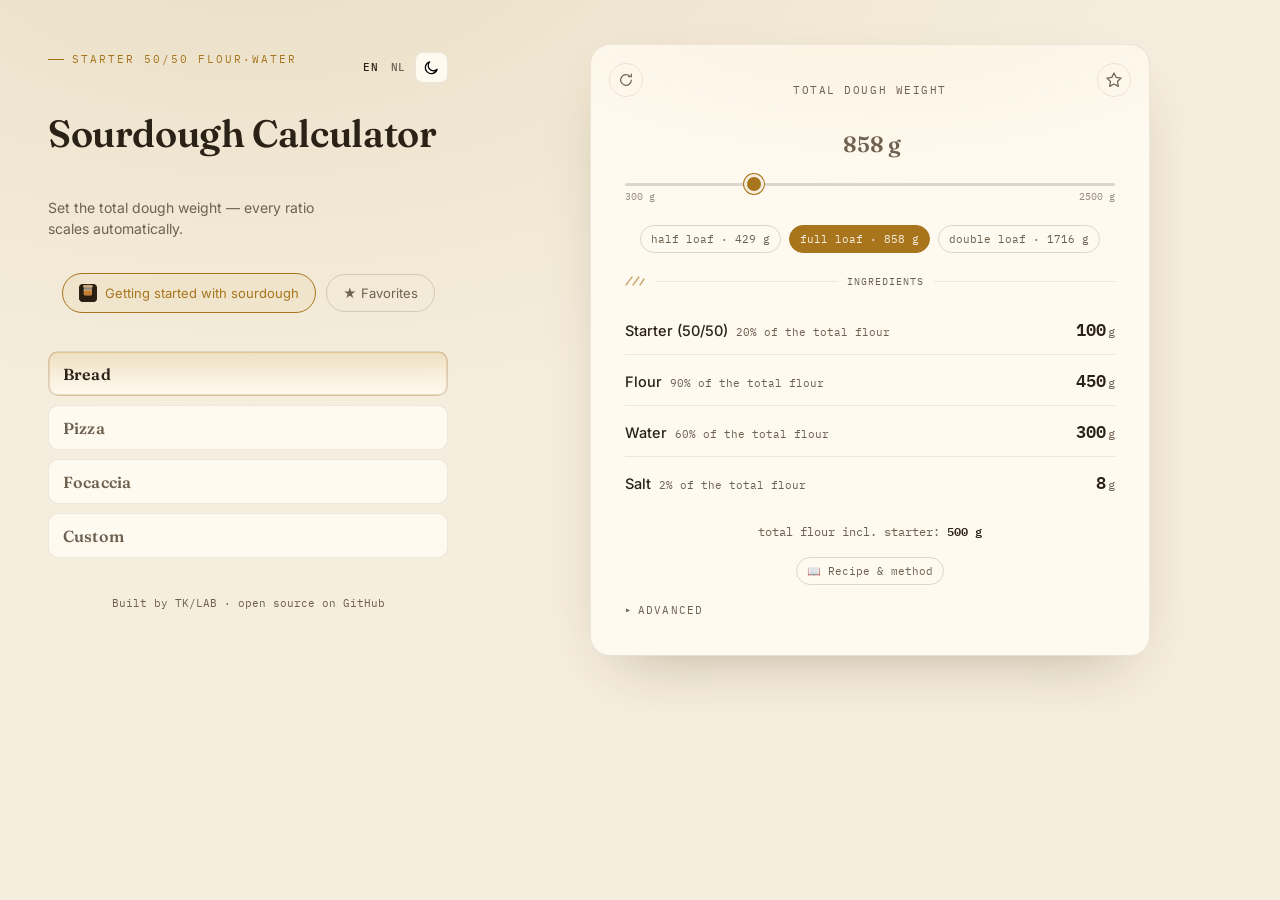
<file: index.html>
<!DOCTYPE html>
<html lang="en">
<head>
<meta charset="UTF-8">
<meta name="viewport" content="width=device-width, initial-scale=1.0">
<meta name="theme-color" content="#1c160f">
<meta name="mobile-web-app-capable" content="yes">
<script>
// Apply a stored light/dark theme before the CSS paints (no flash). Absent a
// stored choice, the OS/browser preference is used; the meta color follows it.
(function () {
  try {
    var t = localStorage.getItem('SDCH_THEME');
    var light = t === 'light' ||
      (!t && window.matchMedia && window.matchMedia('(prefers-color-scheme: light)').matches);
    if (t === 'light' || t === 'dark') document.documentElement.dataset.theme = t;
    var meta = document.querySelector('meta[name="theme-color"]');
    if (meta) meta.setAttribute('content', light ? '#f5eddd' : '#1c160f');
  } catch (e) {}
})();
</script>
<meta name="apple-mobile-web-app-capable" content="yes">
<meta name="apple-mobile-web-app-status-bar-style" content="black-translucent">
<meta name="apple-mobile-web-app-title" content="Sourdough">
<title>Sourdough Calculator &mdash; Scale Bread, Pizza &amp; Focaccia Dough</title>
  <meta name="description" content="Set a total dough weight and every sourdough baker's percentage scales automatically — flour, water, starter, salt &amp; oil, for bread, pizza and focaccia.">
  <link rel="canonical" href="https://tristankuijpers.github.io/sourdough_calculator/">
  <meta name="robots" content="index, follow">
  <!-- Open Graph / social sharing -->
  <meta property="og:type" content="website">
  <meta property="og:site_name" content="Sourdough Calculator">
  <meta property="og:title" content="Sourdough Calculator — Scale Bread, Pizza &amp; Focaccia Dough">
  <meta property="og:description" content="Set a total dough weight and every sourdough baker's percentage scales automatically — bread, pizza &amp; focaccia.">
  <meta property="og:url" content="https://tristankuijpers.github.io/sourdough_calculator/">
  <meta property="og:image" content="https://tristankuijpers.github.io/sourdough_calculator/assets/screenshot-desktop.png">
  <meta name="twitter:card" content="summary_large_image">
  <meta name="twitter:title" content="Sourdough Calculator — Scale Bread, Pizza &amp; Focaccia Dough">
  <meta name="twitter:description" content="Set a total dough weight and every sourdough baker's percentage scales automatically.">
  <meta name="twitter:image" content="https://tristankuijpers.github.io/sourdough_calculator/assets/screenshot-desktop.png">
  <script type="application/ld+json">
    {
      "@context": "https://schema.org",
      "@type": "WebApplication",
      "name": "Sourdough Calculator",
      "url": "https://tristankuijpers.github.io/sourdough_calculator/",
      "applicationCategory": "LifestyleApplication",
      "operatingSystem": "Any",
      "description": "Set a total sourdough dough weight and every baker's percentage scales automatically — bread, pizza and focaccia.",
      "offers": { "@type": "Offer", "price": "0", "priceCurrency": "USD" }
    }
  </script>
<link rel="icon" type="image/png" sizes="32x32" href="assets/favicon-32x32.png">
<link rel="icon" type="image/png" sizes="192x192" href="assets/favicon-192x192.png">
<link rel="apple-touch-icon" sizes="180x180" href="assets/apple-touch-icon.png">
<link rel="manifest" href="site.webmanifest">
<link rel="preconnect" href="https://fonts.googleapis.com">
<link href="https://fonts.googleapis.com/css2?family=Fraunces:opsz,wght@9..144,400;9..144,600;9..144,700&family=Inter:wght@400;500;600&family=IBM+Plex+Mono:wght@400;500;600&display=swap" rel="stylesheet">
<link rel="stylesheet" href="assets/style.css">

<!-- Google tag (gtag.js) — GA4 G-1L7SY4MPC9
     Opt out on this device: open the site once with ?optout=1
     DebugView session:      open the site with ?debug=1 -->
<script>
(function () {
  var q = new URLSearchParams(location.search);
  try {
    if (q.has('optout')) localStorage.setItem('ga_off', '1');
    if (localStorage.getItem('ga_off') === '1') return;
  } catch (e) {}
  var s = document.createElement('script');
  s.async = true;
  s.src = 'https://www.googletagmanager.com/gtag/js?id=G-1L7SY4MPC9';
  document.head.appendChild(s);
  window.dataLayer = window.dataLayer || [];
  window.gtag = function () { window.dataLayer.push(arguments); };
  gtag('js', new Date());
  var cfg = q.has('debug') ? { debug_mode: true } : {};
  gtag('config', 'G-1L7SY4MPC9', cfg);
})();
</script>
</head>
<body class="home">
<div class="wrap">

  <div class="layout">

  <header>
    <div class="lang-toggle" aria-label="Language / Taal">
      <button type="button" class="flag-btn" data-lang="en" aria-label="English" title="English">
        <span class="lang-label">EN</span>
      </button>
      <button type="button" class="flag-btn" data-lang="nl" aria-label="Nederlands" title="Nederlands">
        <span class="lang-label">NL</span>
      </button>
      <button type="button" class="flag-btn theme-btn" data-theme-toggle aria-pressed="false" aria-label="Light/dark theme">
        <svg class="theme-sun sun" viewBox="0 0 24 24" aria-hidden="true"><circle cx="12" cy="12" r="4.2"/><path d="M12 3v2M12 19v2M3 12h2M19 12h2M5.6 5.6l1.4 1.4M17 17l1.4 1.4M18.4 5.6L17 7M7 17l-1.4 1.4"/></svg>
        <svg class="theme-moon moon" viewBox="0 0 24 24" aria-hidden="true"><path d="M20 14.5A8.5 8.5 0 1 1 9.5 4a7 7 0 0 0 10.5 10.5z"/></svg>
      </button>
    </div>
    <div class="eyebrow" data-i18n="eyebrow">starter 50/50 flour·water</div>
    <h1 data-i18n="title">Sourdough Calculator</h1>
    <div class="sub" data-i18n-html="sub">Set the total dough weight &mdash; every ratio scales automatically.</div>
    <div class="head-actions">
      <a class="chip get-started" href="recipes/getting-started.html"><img class="icon-img" src="assets/favicon-32x32.png" alt=""><span data-i18n="getStarted">Getting started with sourdough</span></a>
      <button type="button" class="chip favorites-btn" id="favorites-btn" aria-expanded="false">&#9733; <span data-i18n="favorites">Favorites</span></button>
    </div>
  </header>

  <div class="tabs-wrap">
    <div class="tabs" id="tabs"></div>
  </div>

  <div id="panels"></div>

  <!-- Favorites pane: opened via the header chip; content rendered by JS -->
  <div class="tabpanel" id="panel-favorites" hidden>
    <div class="card" id="favorites-card"></div>
  </div>

  <footer>
    <div class="footer-links">
      <span class="foot-stat" data-i18n-html="footer">Built by TK/LAB &middot; <a href="https://github.com/tristankuijpers/sourdough_calculator" target="_blank" rel="noopener">open source on GitHub</a></span>
      <button type="button" class="share-btn" id="share-app" data-i18n="shareApp">Share this app</button>
    </div>
  </footer>

  </div>

  <!-- Name-this-recipe dialog, opened by the star button -->
  <div class="fav-overlay" id="fav-overlay" hidden>
    <div class="fav-dialog" role="dialog" aria-modal="true" aria-labelledby="fav-dialog-title">
      <div class="fav-dialog-title" id="fav-dialog-title" data-i18n="favDialogTitle">Name this recipe</div>
      <form id="fav-form">
        <input type="text" id="fav-name-input" maxlength="40" autocomplete="off"
               placeholder="e.g. focaccia extra oil">
        <div class="fav-dialog-actions">
          <button type="button" class="chip" id="fav-cancel" data-i18n="cancel">Cancel</button>
          <button type="submit" class="chip chip-primary" id="fav-save" data-i18n="save">Save</button>
        </div>
      </form>
    </div>
  </div>

  <div class="toast" id="share-toast"></div>
</div>

<script src="assets/i18n.js"></script>
<script src="assets/theme.js"></script>
<script src="products.js"></script>
<script>
// Localize the product list for this page load *before* the app boots:
// pLocal() swaps every shared string for the active language (labels, chips,
// comingSoon) while leaving ratios/limits untouched.
//
// NB: `const PRODUCTS` in products.js is a global lexical binding and cannot
// be reassigned (so no `PRODUCTS = PRODUCTS.map(...)` here). Mutate the array
// in place instead, so every later reference to the bare identifier sees the
// localized items.
PRODUCTS.forEach(function (raw, i) {
  PRODUCTS[i] = window.pLocal(raw, I18N.lang());
});
</script>
<script>
// ---------- core baker's-percentage math ----------
// F = total flour, W = total dough weight, all percentages are fractions of F.
// hydration h, starter s, salt sp, oil o (0 for bread).
function computeDough(W, h, s, sp, o){
  const F = W / (1 + h + sp + o);
  return { starter:s*F, flour:F*(1-0.5*s), water:F*(h-0.5*s), salt:sp*F, oil:o*F, totalFlour:F };
}
const round = n => Math.round(n);

function renderRows(container, items, editable){
  container.innerHTML = items.map(it => `
    <div class="row">
      <div><span class="name">${it.name}</span><span class="pct">${it.pctLabel}</span></div>
      <div class="amt${editable ? ' editable' : ''}"${it.key ? ` data-key="${it.key}"` : ''}${editable ? ` title="${I18N.t('editIngredient')}"` : ''}>${round(it.grams)}<span>g</span></div>
    </div>`).join('');
}

// persistence helpers (localStorage, "sd_" prefix)
function restoreValue(el){ const v = localStorage.getItem('sd_' + el.id); if (v !== null) el.value = v; }
function persistValue(el){ localStorage.setItem('sd_' + el.id, el.value); }

const $ = id => document.getElementById(id);
// session-only UI mode per product: "base" (chips scale the default portion) or "percent"
const baseMode = {};
// editable products (custom) keep a mutable working base in grams; the weight
// slider scales it, ingredient-row edits replace parts of it and ratio-slider
// moves recompute it from the baker's percentages
const dynBase = {};
// Active tab lives in the URL hash (#bread / #pizza / #focaccia) so reloads —
// e.g. the language toggle, which reloads the page — land back on the same
// product instead of resetting to the first one. Falls back to the first
// enabled product when no (valid) hash is present.
const defaultId = PRODUCTS.find(p => !p.disabled) ? PRODUCTS.find(p => !p.disabled).id : null;
const hashId = location.hash.length > 1 ? location.hash.slice(1) : null;
const activeId = (hashId && PRODUCTS.find(p => p.id === hashId && !p.disabled))
  ? hashId
  : defaultId;

// every adjustable ratio-slider config of a product: hydration, starter, then
// any extras (salt has no slider; it stays a fixed % of total flour)
function advCfgs(p){
  return [p.advanced.hydration, p.advanced.starter, ...p.advanced.extras].filter(Boolean);
}

// scale a base portion (grams) up/down to a new total dough weight
function scaleBase(base, W){
  const k = W / base.total;
  return {
    starter: base.starter * k,
    flour:   base.flour   * k,
    water:   base.water   * k,
    salt:    base.salt    * k,
    oil:     (base.oil || 0) * k,
    totalFlour: (base.flour + base.starter / 2) * k
  };
}

// read the current baker's percentages off a product's sliders
function currentPcts(p){
  const pid = p.id;
  const h  = parseFloat($(pid+'-hydration').value) / 100;
  const st = parseFloat($(pid+'-starter').value) / 100;
  const sp = (p.advanced.salt || 0) / 100;   // salt is always a fixed % (no salt slider)
  const os = p.advanced.extras.map(ex => parseFloat($(pid+'-'+ex.key).value));
  // fixed oil % (custom) joins any extra %'s (e.g. pizza/focaccia oil slider)
  const o  = (p.advanced.oil || 0) / 100 + os.reduce((a,b)=>a+b,0) / 100;
  return { h, st, sp, os, o };
}

// The one update function every product shares.
function updateProduct(p){
  const pid = p.id;
  const W  = parseFloat($(pid+'-weight').value);
  const { h, st, sp, os, o } = currentPcts(p);
  // editable product with no ingredients yet (all grams still 0): show a blank
  // slate so the user knows to fill in every ingredient themselves — and skip
  // any scaling/percentage math that would otherwise divide by total flour 0
  const empty = p.editableIngredients && dynBase[pid] && dynBase[pid].total <= 0;

  $(pid+'-weight-num').textContent  = round(W);
  $(pid+'-hydration-v').textContent = Math.round(h*100)+'%';
  $(pid+'-starter-v').textContent   = Math.round(st*100)+'%';
  p.advanced.extras.forEach((ex,i) => { $(pid+'-'+ex.key+'-v').textContent = Math.round(os[i])+'%'; });

  // base mode scales the product's working base (default portion, or the
  // custom product's user-edited ingredient grams) to the chosen weight;
  // otherwise the baker's percentages drive the rows.
  // editable products (custom) always scale from their working gram base, so
  // the weight slider keeps scaling exactly the ingredients the user entered;
  // bread/pizza use their base/percent mode as before
  const inBase = p.editableIngredients
    ? (dynBase[pid] || p.base)
    : (p.chipsSwitchTo === 'base' && baseMode[pid] === 'base' && (dynBase[pid] || p.base));
  const d = empty
    ? { starter:0, flour:0, water:0, salt:0, oil:0, totalFlour:0 }
    : (inBase ? scaleBase(inBase, W) : computeDough(W, h, st, sp, o));
  const k = (empty || !inBase) ? 1 : W / inBase.total;

  // Every ingredient is annotated with its baker's percentage of the total
  // flour (grams shown ÷ total flour incl. starter). The hydration itself is
  // shown elsewhere, so it does not appear in the rows.
  const ann = t => isFinite(t) ? Math.round(t*100)+'% '+I18N.t('pctOfFlour') : '';
  const rows = [
    {key:'starter', name:I18N.t('ing_starter'), pctLabel:ann(d.starter/d.totalFlour), grams:d.starter},
    {key:'flour',   name:I18N.t('ing_flour'),   pctLabel:ann(d.flour/d.totalFlour),   grams:d.flour},
    {key:'water',   name:I18N.t('ing_water'),   pctLabel:ann(d.water/d.totalFlour),   grams:d.water},
  // each extra ingredient gets its own grams from its own % of total flour
    ...p.advanced.extras.map((ex,i) => ({
      key: ex.key,
      name: ex.name,
      pctLabel: ann(empty ? NaN : (inBase ? (inBase[ex.key]*k)/d.totalFlour : os[i]/100)),
      grams: empty ? 0 : (inBase ? inBase[ex.key]*k : os[i]/100*d.totalFlour)
    })),
    // fixed oil ingredient (custom): its own editable row like salt, no slider
    ...(p.advanced.oil ? [{
      key: 'oil', name: I18N.t('ing_oil'),
      pctLabel: ann(d.oil/d.totalFlour), grams: d.oil
    }] : []),
    {key:'salt',    name:I18N.t('ing_salt'),    pctLabel:ann(d.salt/d.totalFlour),    grams:d.salt},
  ];
  renderRows($(pid+'-rows'), rows, !!p.editableIngredients);

  // the ratio sliders have nothing to tune against while the ingredient rows
  // are still empty — disable them until the user enters an ingredient (they
  // show their defaults, but can't move). This avoids a confusing 0/0 state.
  advCfgs(p).forEach(cfg => { const el = $(pid+'-'+cfg.key); if (el) el.disabled = empty; });

  // dough-ball counter (pizza widget); helper line always shows total flour
  if (p.widget && p.widget.type === 'balls'){
    const bw = parseFloat($(pid+'-ball-weight').value) || p.widget.defaultBallWeight;
    $(pid+'-ball-count').textContent = Math.round(W / bw);
  }
  $(pid+'-helper').innerHTML = empty
    ? I18N.t('editHint')
    : I18N.t('helperTotalFlour', round(d.totalFlour));

  // chip active state
  [...$(pid+'-chips').children].forEach(c => {
    const n = parseInt(c.dataset.balls, 10);
    const ok = isNaN(n)
      ? Math.abs(parseFloat(c.dataset.v) - W) < 1
      : Math.abs(W - p.base.total * n / p.widget.defaultCount) < 1;
    c.classList.toggle('active', ok);
  });
}
// re-derive the ratio sliders from a working base (grams), clamped to the
// sliders' ranges. h = (water + starter/2) / F, s = starter / F, etc., where
// F = total flour incl. starter (flour + starter/2).
function syncRatioSliders(p, b){
  const pid = p.id;
  const F = b.flour + b.starter / 2;
  if (F <= 0) return;
  const set = (cfg, pct) => {
    if (!cfg) return;
    const el = $(pid+'-'+cfg.key);
    // every product (incl. custom) has a starter slider to sync to; only guard
    // against a missing element just in case
    if (!el) return;
    el.value = Math.min(cfg.max, Math.max(cfg.min, pct));
    persistValue(el);
  };
  set(p.advanced.hydration, (b.water + b.starter / 2) / F * 100);
  set(p.advanced.starter,   b.starter / F * 100);   // starter has a slider now; sync it
  p.advanced.extras.forEach(ex => set(ex, (b[ex.key] || 0) / F * 100));
}

// editable ingredient rows (custom): the typed grams replace that ingredient
// at the CURRENT dough weight; every other ingredient keeps its grams, the
// weight slider snaps to the new total and the ratio sliders re-derive. From
// then on the weight slider scales exactly these ingredient grams.
function editIngredient(p, key, grams){
  const pid = p.id;
  const b = dynBase[pid];
  const W = parseFloat($(pid+'-weight').value);
  const k = b.total ? W / b.total : 1;   // base grams -> grams at current weight
  const nb = {
    starter: b.starter * k,
    flour:   b.flour   * k,
    water:   b.water   * k,
    salt:    b.salt    * k,
    oil:     (b.oil || 0) * k
  };
  p.advanced.extras.forEach(ex => { if (nb[ex.key] === undefined) nb[ex.key] = (b[ex.key] || 0) * k; });
  nb[key] = grams;
  nb.total = nb.starter + nb.flour + nb.water + nb.salt +
    Object.keys(nb).filter(kk => !['starter','flour','water','salt','total'].includes(kk)).reduce((a,kk)=>a+nb[kk],0);
  dynBase[pid] = nb;
  syncRatioSliders(p, nb);
  $(pid+'-weight').value = Math.max(p.slider.min, Math.min(p.slider.max, Math.round(nb.total)));
  persistValue($(pid+'-weight'));
  unlightStarOn(pid);
  updateProduct(p);
}

// ---- builders -----------------------------------------------------------

function tabHTML(p){
  const soon = p.disabled ? ' tab-soon' : '';
  const active = p.id === activeId ? ' active' : '';
  const emoji = p.emoji ? p.emoji+' ' : '';
  const tag = p.tag ? `<span class="tag">${p.tag}</span>` : '';
  return `<div class="tab${soon}${active}" data-tab="${p.id}" style="--accent-soft:${p.accent.soft}; --accent-ring:${p.accent.ring};">${emoji}${p.label}${tag}</div>`;
}

function chipHTML(c){
  if (c.balls !== undefined) return `<button class="chip" data-balls="${c.balls}">${c.text}</button>`;
  return `<button class="chip" data-v="${c.weight}">${c.text}</button>`;
}

function advRowHTML(pid, cfg){
  if (!cfg) return '';
  return `
    <div class="adv-row">
      <div class="top"><span class="k">${cfg.label}</span><span class="v" id="${pid}-${cfg.key}-v">${Math.round(cfg.def)}%</span></div>
      <input type="range" id="${pid}-${cfg.key}" min="${cfg.min}" max="${cfg.max}" step="${cfg.step}" value="${cfg.def}">
    </div>`;
}

function calcPanelHTML(p){
  const pid = p.id, s = p.slider;
  const ballWidget = (p.widget && p.widget.type === 'balls') ? `
    <div class="helper-line" style="margin-top:10px;">
      ≈ <b id="${pid}-ball-count">${p.widget.defaultCount}</b> ${I18N.t('doneBalls')}
      <input class="ball-input" id="${pid}-ball-weight" type="text" inputmode="decimal" value="${p.widget.defaultBallWeight}"> g
    </div>` : '';
  const helper = `<div class="helper-line" id="${pid}-helper"></div>`;
  const adv = advCfgs(p).map(cfg => advRowHTML(pid, cfg)).join('');
  return `
      <button type="button" class="reset-icon" id="${pid}-reset-icon" title="${I18N.t('resetIcon')}" aria-label="${I18N.t('resetIcon')}">
        <svg viewBox="0 0 24 24" width="16" height="16" aria-hidden="true"><path d="M20 12a8 8 0 1 1-2.34-5.66" stroke="currentColor" stroke-width="1.8" fill="none" stroke-linecap="round"/>
        <path d="M20 3v4h-4" stroke="currentColor" stroke-width="1.8" fill="none" stroke-linecap="round" stroke-linejoin="round"/></svg>
      </button>
      <button type="button" class="fav-star" id="${pid}-fav-star" title="${I18N.t('saveToFavorites')}" aria-label="${I18N.t('saveToFavorites')}">
        <svg viewBox="0 0 24 24" width="18" height="18" aria-hidden="true"><path d="M12 2.6l2.9 5.9 6.5 0.9-4.7 4.6 1.1 6.5L12 17.4l-5.8 3.1 1.1-6.5L2.6 9.4l6.5-0.9z"/></svg>
      </button>
      <div class="weight-block">
        <div class="weight-label">${I18N.t('totalDough')}</div>
        <div class="weight-value"><span id="${pid}-weight-num">${s.def}</span><span>g</span></div>
        <input type="range" id="${pid}-weight" min="${s.min}" max="${s.max}" step="${s.step}" value="${s.def}">
        <div class="range-minmax"><span>${s.min} g</span><span>${s.max} g</span></div>
      </div>
      ${ballWidget}
      <div class="chips" id="${pid}-chips"></div>

      <div class="divider">
        <svg width="20" height="12" viewBox="0 0 20 12"><path d="M1 10 L7 2 M8 10 L14 2 M15 10 L19 4" stroke="var(--accent, var(--amber))" stroke-width="1.4" fill="none" stroke-linecap="round"/></svg>
        <div class="line"></div>
        <span style="font-family:'IBM Plex Mono',monospace; font-size:10px; letter-spacing:0.1em;">${I18N.t(p.editableIngredients ? 'ingredientsEdit' : 'ingredients')}</span>
        <div class="line"></div>
      </div>

      <div class="rows" id="${pid}-rows"></div>

      ${helper}

      <div class="recipe-link">${p.recipe
        ? `<a class="chip" href="recipes/recipe.html?product=${pid}">${I18N.t('recipeMethod')}</a>`
        : `<a class="chip" href="recipes/getting-started.html">${I18N.t('basicMethod')}</a>`}</div>

      <!-- Advanced toggle: the hydration slider keeps the total dough weight
           fixed and re-derives flour, starter & salt from it. -->
      <details class="adv-panel">
        <summary>${I18N.t('advanced')}</summary>
        <div class="adv-grid">
          ${adv}
        </div>
        <div class="adv-reset"><button type="button" class="chip" id="${pid}-reset">${I18N.t('resetDefaults')}</button></div>
      </details>`;
}

function panelHTML(p){
  const active = p.id === activeId ? ' active' : '';
  const card = p.disabled
    ? `<div class="card"><div class="coming-soon"><div class="big">${p.emoji} ${p.label}</div><p>${p.comingSoon}</p></div></div>`
    : `<div class="card">${calcPanelHTML(p)}</div>`;
  return `<div class="tabpanel${active}" id="panel-${p.id}" style="--accent:${p.accent.color}">${card}</div>`;
}

// ---- render ----
$('tabs').innerHTML = PRODUCTS.map(tabHTML).join('');
$('panels').innerHTML = PRODUCTS.map(panelHTML).join('');

// wire up each enabled product
PRODUCTS.forEach(p => {
  if (p.disabled) return;
  const pid = p.id;
  baseMode[pid] = p.chipsSwitchTo;
  // editable products work from a mutable copy of their default base
  if (p.editableIngredients) dynBase[pid] = Object.assign({}, p.base);

  // persistence: seed ratio slider defaults, then restore any saved values.
  // (Weight is intentionally never restored — every product opens on its
  // default portion.)
  advCfgs(p).forEach(cfg => { $(pid+'-'+cfg.key).value = cfg.def; });
  advCfgs(p).forEach(cfg => restoreValue($(pid+'-'+cfg.key)));

  $(pid+'-chips').innerHTML = p.chips.map(chipHTML).join('');

  // chips (presets): snap to a new weight but KEEP the current mode, so a
  // hydration slider the user already moved keeps applying to the new weight
  // (base mode -> scaled base portion, percent mode -> baker's percentages).
  $(pid+'-chips').addEventListener('click', e => {
    const btn = e.target.closest('.chip'); if (!btn) return;
    const balls = parseInt(btn.dataset.balls, 10);
    $(pid+'-weight').value = isNaN(balls)
      ? parseFloat(btn.dataset.v)
      : p.base.total * balls / p.widget.defaultCount;
    persistValue($(pid+'-weight'));
    unlightStarOn(pid);
    updateProduct(p);
  });

  // editable ingredient rows (custom): tap a gram amount to type a new one.
  // editIngredient() replaces that ingredient at the current weight, snaps the
  // weight slider to the new total and re-derives the ratio sliders.
  if (p.editableIngredients){
    $(pid+'-rows').addEventListener('click', e => {
      const amt = e.target.closest('.amt');
      if (!amt || !amt.dataset.key || amt.querySelector('input')) return;
      const key = amt.dataset.key;
      const cur = round(parseFloat($(pid+'-weight').value) / dynBase[pid].total * dynBase[pid][key]);
      amt.innerHTML = `<input class="amt-input" inputmode="decimal" value="${cur}">`;
      const inp = amt.querySelector('input');
      inp.focus(); inp.select();
      const commit = () => {
        let v = parseFloat(inp.value);
        if (isNaN(v) || v < 0) v = cur;
        editIngredient(p, key, v);
      };
      inp.addEventListener('blur', commit);
      inp.addEventListener('keydown', ev => {
        if (ev.key === 'Enter'){ ev.preventDefault(); inp.blur(); }
        if (ev.key === 'Escape'){ inp.value = cur; inp.blur(); }
      });
    });
  }

  // total-dough weight slider (keeps current mode; never restored on load)
  $(pid+'-weight').addEventListener('input', () => {
    persistValue($(pid+'-weight'));
    unlightStarOn(pid);
    updateProduct(p);
  });

  // ball-weight input (pizza): rounds to 0.5 g, stays in current mode
  if (p.widget && p.widget.type === 'balls'){
    $(pid+'-ball-weight').addEventListener('input', () => {
      $(pid+'-ball-weight').value = Math.round((parseFloat($(pid+'-ball-weight').value) || p.widget.defaultBallWeight) * 2) / 2;
      persistValue($(pid+'-ball-weight'));
      unlightStarOn(pid);
      updateProduct(p);
    });
  }

  // ratio sliders: on editable products (custom) they recompute the working
  // base from the percentages at the current weight; on bread/pizza they
  // switch from base mode into percentage mode
  advCfgs(p).forEach(cfg => {
    const el = $(pid+'-'+cfg.key);
    el.addEventListener('input', () => {
      if (p.editableIngredients){
        const W = parseFloat($(pid+'-weight').value);
        const b = dynBase[pid];
        const F = b ? b.flour + b.starter / 2 : 0;
        // no salt slider on custom: keep salt % from the working base, and read
        // the (possibly just-moved) hydration / starter / extra sliders
        const s  = parseFloat($(pid+'-starter').value) / 100;
        const sp = F ? b.salt / F : (p.advanced.salt || 0) / 100;
        const h  = parseFloat($(pid+'-hydration').value) / 100;
        const os = p.advanced.extras.map(ex => parseFloat($(pid+'-'+ex.key).value) / 100);
        // fixed oil % (custom) keeps its current share of the flour, like salt
        const o  = F ? (b.oil || 0) / F : (p.advanced.oil || 0) / 100 + os.reduce((a,x)=>a+x, 0);
        const d = computeDough(W, h, s, sp, o);
        const nb = { starter: d.starter, flour: d.flour, water: d.water, salt: d.salt, oil: d.oil };
        p.advanced.extras.forEach((ex,i) => { if (ex.key !== 'oil') nb[ex.key] = os[i]*d.totalFlour; });
        nb.total = W;
        dynBase[pid] = nb;
      } else if (p.chipsSwitchTo === 'base') baseMode[pid] = 'percent';
      persistValue(el);
      unlightStarOn(pid);
      updateProduct(p);
    });
  });

  // reset-to-defaults (top-left icon): full reset back to the default portion,
  // restoring the weight slider so the matching preset chip lights up again
  const resetProduct = () => {
    unlightStarOn(pid);
    baseMode[pid] = p.chipsSwitchTo;
    if (dynBase[pid]) dynBase[pid] = Object.assign({}, p.base);
    // restore the weight to the default portion so the matching preset chip
    // (e.g. "full loaf", "4 balls", "standard pan") lights back up
    $(pid+'-weight').value = p.slider.def;
    persistValue($(pid+'-weight'));
    if (p.widget && p.widget.type === 'balls') $(pid+'-ball-weight').value = p.widget.defaultBallWeight;
    advCfgs(p).forEach(cfg => {
      $(pid+'-'+cfg.key).value = cfg.def;
      persistValue($(pid+'-'+cfg.key));
    });
    updateProduct(p);
  };
  // Advanced-panel "reset": keep the user's total dough weight and only bring
  // the ratio sliders (hydration, extras/oil) back to their defaults
  const resetAdvanced = () => {
    unlightStarOn(pid);
    baseMode[pid] = p.chipsSwitchTo;
    if (dynBase[pid]) dynBase[pid] = Object.assign({}, p.base);
    advCfgs(p).forEach(cfg => {
      $(pid+'-'+cfg.key).value = cfg.def;
      persistValue($(pid+'-'+cfg.key));
    });
    updateProduct(p);
  };
  $(pid+'-reset-icon').addEventListener('click', resetProduct);
  $(pid+'-reset').addEventListener('click', resetAdvanced);

  updateProduct(p);
});

// ---------- favorites ----------
// A favorite pins a product together with the current slider values into
// localStorage ("sd_favorites"), under a user-chosen name. The Favorites pane
// (opened via the header chip) lists them and can load any of them back.
const FAV_KEY = 'sd_favorites';
const favOverlay = $('fav-overlay');
const favNameInput = $('fav-name-input');
favNameInput.placeholder = I18N.t('favNamePlaceholder');
let favEditProduct = null; // product object currently being pinned
// Which product's star is currently lit. Session-only: lit after saving via
// the star or loading a favorite; cleared as soon as the user navigates to
// another product tab (so returning shows an unlit star again).
let litFav = null;

function setStarLit(pid, lit){
  litFav = lit ? pid : null;
  const star = $(pid + '-fav-star');
  if (star) star.classList.toggle('faved', !!lit);
}

// changing any slider/reset on a product means the loaded/saved favorite no
// longer matches the current settings: extinguish its star
function unlightStarOn(pid){ if (litFav === pid) setStarLit(pid, false); }

function loadFavorites(){
  try {
    const v = JSON.parse(localStorage.getItem(FAV_KEY));
    return Array.isArray(v) ? v : [];
  } catch (e) { return []; }
}
function saveFavorites(list){
  try { localStorage.setItem(FAV_KEY, JSON.stringify(list)); }
  catch (e) { showToast(I18N.t('favoriteSaved') + ' (localStorage unavailable)'); }
}

// capture the full current slider state of a product panel
function captureProductState(p){
  const pid = p.id;
  const extras = {};
  advCfgs(p).forEach(cfg => {
    extras[cfg.key] = parseFloat($(pid + '-' + cfg.key).value);
  });
  return {
    weight: parseFloat($(pid + '-weight').value),
    extras: extras,
    ballWeight: (p.widget && p.widget.type === 'balls')
      ? parseFloat($(pid + '-ball-weight').value) || null
      : null,
    baseMode: baseMode[pid],
    // editable products: pin the working ingredient base too
    base: dynBase[pid] ? Object.assign({}, dynBase[pid]) : null
  };
}

// apply a saved state back onto a product's sliders and re-render
function applyProductState(p, fav){
  const pid = p.id;
  $(pid + '-weight').value = fav.weight;
  persistValue($(pid + '-weight'));
  if (fav.ballWeight != null && p.widget && p.widget.type === 'balls'){
    $(pid + '-ball-weight').value = fav.ballWeight;
    persistValue($(pid + '-ball-weight'));
  }
  Object.keys(fav.extras || {}).forEach(key => {
    const el = $(pid + '-' + key);
    if (el){ el.value = fav.extras[key]; persistValue(el); }
  });
  baseMode[pid] = fav.baseMode || p.chipsSwitchTo;
  if (fav.base && dynBase[pid]) dynBase[pid] = Object.assign({}, fav.base);
  updateProduct(p);
}

function escapeHTML(s){
  return String(s).replace(/[&<>"']/g, c => (
    { '&':'&amp;', '<':'&lt;', '>':'&gt;', '"':'&quot;', "'":'&#39;' }[c]
  ));
}

function favSummary(p, fav){
  const bits = [round(fav.weight) + ' g'];
  const ingNames = { starter:'ing_starter', flour:'ing_flour', water:'ing_water', salt:'ing_salt', oil:'ing_oil' };
  Object.keys(fav.extras || {}).forEach(key => {
    if (key === 'hydration'){ bits.push(I18N.t('hydrationPct', round(fav.extras[key]))); return; }
    bits.push(round(fav.extras[key]) + '% ' + (ingNames[key] ? I18N.t(ingNames[key]) : key));
  });
  return bits.join(' \u00b7 ');
}

function renderFavorites(){
  const list = loadFavorites();
  const card = $('favorites-card');
  if (!list.length){
    card.innerHTML = '<div class="favorites-empty">' + I18N.t('favoritesEmpty') + '</div>';
    return;
  }
  card.innerHTML = list.map(fav => {
    const p = PRODUCTS.find(x => x.id === fav.productId);
    const accent = p ? p.accent.color : 'var(--amber)';
    const available = p && !p.disabled;
    return `
      <div class="fav-item" style="--accent:${accent}">
        <div class="fav-info">
          <div class="fav-name">${escapeHTML(fav.name)}</div>
          <div class="fav-meta">
            ${p ? escapeHTML(p.label) : escapeHTML(I18N.t('favUnavailable'))}
            ${available ? ' · ' + escapeHTML(favSummary(p, fav)) : ''}
          </div>
        </div>
        <div class="fav-actions">
          ${available ? `<button type="button" class="chip" data-load="${fav.id}">${I18N.t('load')}</button>` : ''}
          <button type="button" class="chip fav-delete" data-del="${fav.id}" aria-label="${I18N.t('remove')}">&times;</button>
        </div>
      </div>`;
  }).join('');
}

function openFavorites(){
  renderFavorites();
  // hide product panels, show favorites (not a hash-persisted tab)
  document.querySelectorAll('.tabpanel').forEach(el => el.classList.remove('active'));
  const panel = $('panel-favorites');
  panel.hidden = false;
  panel.classList.add('active');
  $('favorites-btn').classList.add('active');
  $('favorites-btn').setAttribute('aria-expanded', 'true');
  // the language toggle reloads the page: remember the pane was open so the
  // boot code below can reopen it (sessionStorage survives a reload, but a
  // new visit starts with the pane closed)
  try { sessionStorage.setItem('sd_fav_open', '1'); } catch (e) {}
}

function hideFavorites(){
  const panel = $('panel-favorites');
  panel.hidden = true;
  panel.classList.remove('active');
  $('favorites-btn').classList.remove('active');
  $('favorites-btn').setAttribute('aria-expanded', 'false');
  try { sessionStorage.removeItem('sd_fav_open'); } catch (e) {}
  // leaving the favorites pane (or switching product tabs) extinguishes the
  // star: it only stays lit while the saved/loaded favorite stays on screen
  if (litFav) setStarLit(litFav, false);
}

function closeFavorites(){
  hideFavorites();
  // restore the tab strip's active tab
  const tab = document.querySelector('.tab.active');
  if (tab){
    const panel2 = document.getElementById('panel-' + tab.dataset.tab);
    if (panel2) panel2.classList.add('active');
  }
}

$('favorites-btn').addEventListener('click', () => {
  if ($('favorites-btn').classList.contains('active')) closeFavorites();
  else openFavorites();
});

// boot: reopen the favorites pane if it was open when the page (re)loaded,
// e.g. after switching language, which goes through a full page reload
try { if (sessionStorage.getItem('sd_fav_open') === '1') openFavorites(); } catch (e) {}

$('favorites-card').addEventListener('click', e => {
  const loadBtn = e.target.closest('[data-load]');
  if (loadBtn){
    const fav = loadFavorites().find(f => f.id === loadBtn.dataset.load);
    const p = fav && PRODUCTS.find(x => x.id === fav.productId);
    if (fav && p && !p.disabled){
      closeFavorites();
      // switch to the product's tab
      document.querySelectorAll('.tab').forEach(t => t.classList.toggle('active', t.dataset.tab === p.id));
      document.querySelectorAll('#panels .tabpanel').forEach(el => el.classList.remove('active'));
      $('panel-' + p.id).classList.add('active');
      applyProductState(p, fav);
      // loaded from favorites -> its star stays lit on this product
      setStarLit(p.id, true);
      showToast(I18N.t('favoriteLoaded'));
    }
    return;
  }
  const delBtn = e.target.closest('[data-del]');
  if (delBtn){
    const removed = loadFavorites().find(f => f.id === delBtn.dataset.del);
    if (removed && litFav === removed.productId) setStarLit(removed.productId, false);
    saveFavorites(loadFavorites().filter(f => f.id !== delBtn.dataset.del));
    renderFavorites();
    showToast(I18N.t('favoriteDeleted'));
  }
});

// star buttons: open the name dialog for that product
document.querySelectorAll('.fav-star').forEach(btn => {
  btn.addEventListener('click', () => {
    favEditProduct = PRODUCTS.find(p => p.id === btn.id.replace('-fav-star', ''));
    if (!favEditProduct || favEditProduct.disabled) return;
    const W = round(parseFloat($(favEditProduct.id + '-weight').value));
    favNameInput.value = favEditProduct.label + ' · ' + W + ' g';
    favOverlay.hidden = false;
    favNameInput.focus();
    favNameInput.select();
  });
});

function closeFavDialog(){ favOverlay.hidden = true; favEditProduct = null; }

$('fav-cancel').addEventListener('click', closeFavDialog);
favOverlay.addEventListener('click', e => { if (e.target === favOverlay) closeFavDialog(); });
document.addEventListener('keydown', e => {
  if (e.key === 'Escape'){
    if (!favOverlay.hidden) closeFavDialog();
    else if ($('favorites-btn').classList.contains('active')) closeFavorites();
  }
});

$('fav-form').addEventListener('submit', e => {
  e.preventDefault();
  if (!favEditProduct) return;
  const name = favNameInput.value.trim() ||
    (favEditProduct.label + ' · ' + round(parseFloat($(favEditProduct.id + '-weight').value)) + ' g');
  const fav = Object.assign(
    { id: 'fav-' + Date.now(), name: name, productId: favEditProduct.id, savedAt: Date.now() },
    captureProductState(favEditProduct)
  );
  const list = loadFavorites();
  list.push(fav);
  saveFavorites(list);
  const savedPid = favEditProduct.id; // closeFavDialog() clears favEditProduct
  closeFavDialog();
  setStarLit(savedPid, true);
  showToast(I18N.t('favoriteSaved'));
});

// ---------- share ----------
const shareToast = document.getElementById('share-toast');
const shareAppBtn = document.getElementById('share-app');
function showToast(msg){
  shareToast.textContent = msg;
  shareToast.classList.add('show');
  if (shareToast._t) clearTimeout(shareToast._t);
  shareToast._t = setTimeout(()=>shareToast.classList.remove('show'), 2200);
}
function isSmartphone(){
  const ua = navigator.userAgent || '';
  const mobilePhoneUA = /Android|iPhone|iPad|iPod|Windows Phone|Mobile/i.test(ua);
  const hasCoarsePointer = window.matchMedia && window.matchMedia('(pointer: coarse)').matches;
  const narrowViewport = window.matchMedia && window.matchMedia('(max-width: 900px)').matches;
  // Any one signal is enough: some phones/iPads/webviews don't report all of them.
  return mobilePhoneUA || hasCoarsePointer || narrowViewport;
}

// Share only where the native share sheet can work. If navigator.share is missing
// the button is hidden (no WhatsApp-style fallbacks; opting out is a clean no).
const enableNativeShare = isSmartphone() && !!navigator.share;
if (!enableNativeShare){
  shareAppBtn.style.display = 'none';
} else {
  shareAppBtn.addEventListener('click', async ()=>{
    if (!navigator.share){
      showToast(I18N.t('shareUnavailable'));
      return;
    }

    const url = location.href.split('#')[0];
    const text = I18N.t('shareText');

    try {
      await navigator.share({ title:I18N.t('shareTitle'), text, url });
    } catch (err) {
      // Dismissing the share sheet (AbortError) is a normal no-op.
      // Never open fallback channels (e.g. WhatsApp) on cancel or failure.
      if (err && err.name === 'AbortError') return;
      showToast(I18N.t('shareFailed'));
    }
  });
}

// ---------- tabs ----------
document.querySelectorAll('.tab').forEach(tab=>{
  tab.addEventListener('click', ()=>{
    // selecting a product tab also closes the favorites pane, so the
    // ★ chip doesn't stay lit (and its next click would otherwise "cancel")
    hideFavorites();
    document.querySelectorAll('.tab').forEach(t=>t.classList.remove('active'));
    document.querySelectorAll('.tabpanel').forEach(p=>p.classList.remove('active'));
    tab.classList.add('active');
    document.getElementById('panel-'+tab.dataset.tab).classList.add('active');
    tab.scrollIntoView({block:'nearest', inline:'nearest', behavior:'smooth'});
    // Keep the URL hash in sync, so any reload (e.g. the language toggle) restores
    // this tab rather than falling back to the first product. Disabled ("soon")
    // tabs are placeholders, so they never drive the persisted tab.
    if (!tab.classList.contains('tab-soon')) {
      try { history.replaceState(null, '', '#' + tab.dataset.tab); } catch (e) {}
    }
  });
});

// only show the edge fades on the tab strip when there's more to scroll to
const tabsWrap = document.querySelector('.tabs-wrap');
const tabsEl = document.querySelector('.tabs');
function updateTabFades(){
  const canLeft = tabsEl.scrollLeft > 2;
  const canRight = tabsEl.scrollLeft + tabsEl.clientWidth < tabsEl.scrollWidth - 2;
  tabsWrap.classList.toggle('can-scroll-left', canLeft);
  tabsWrap.classList.toggle('can-scroll-right', canRight);
}
tabsEl.addEventListener('scroll', updateTabFades);
window.addEventListener('resize', updateTabFades);
updateTabFades();

// ---------- i18n boot ----------
// Static [data-i18n] markup, <title> and meta description follow the active
// language; the lang-chip toggles en <-> nl (persisted in localStorage).
document.documentElement.lang = I18N.lang();
document.title = I18N.t('title');
var metaDescEl = document.querySelector('meta[name="description"]');
if (metaDescEl) metaDescEl.setAttribute('content', I18N.t('metaDesc'));
I18N.apply(document);
I18N.wireFlags(document);

if ('serviceWorker' in navigator) {
  window.addEventListener('load', () => navigator.serviceWorker.register('./sw.js'));
}
</script>
</body>
</html>
</file>
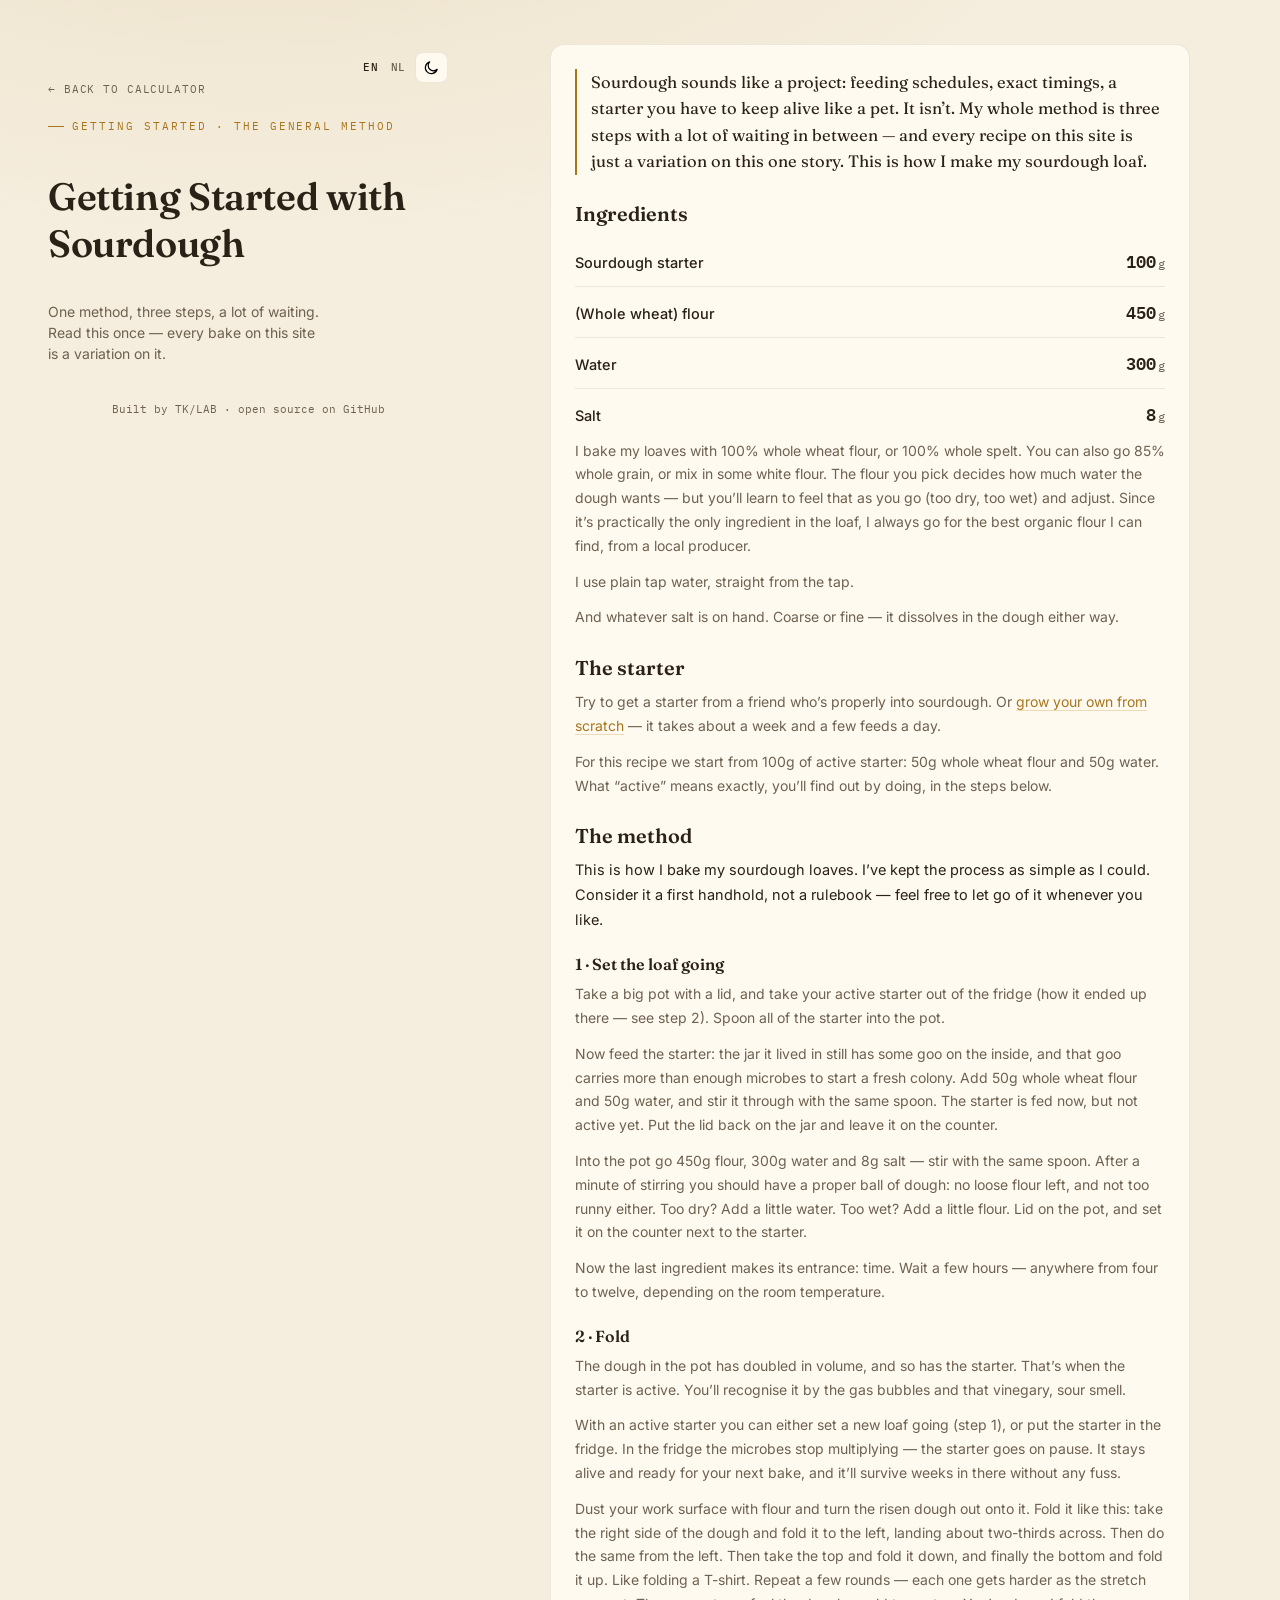
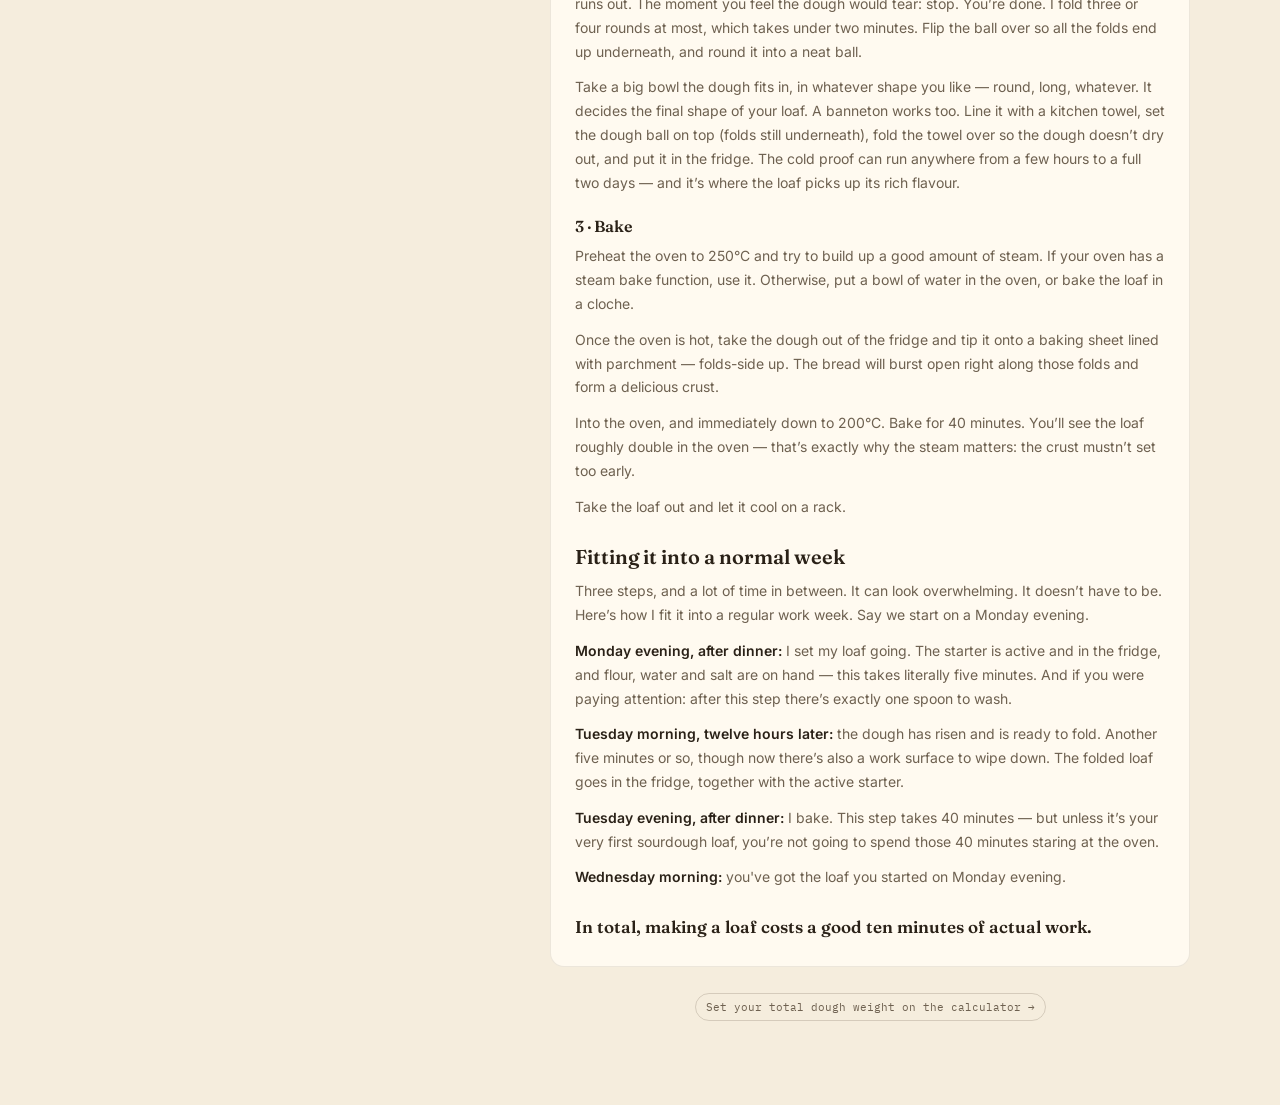
<file: recipes/getting-started.html>
<!DOCTYPE html>
<html lang="en">
<head>
<meta charset="UTF-8">
<meta name="viewport" content="width=device-width, initial-scale=1.0">
<meta name="theme-color" content="#1c160f">
<meta name="mobile-web-app-capable" content="yes">
<script>
(function () {
  try {
    var t = localStorage.getItem('SDCH_THEME');
    var light = t === 'light' ||
      (!t && window.matchMedia && window.matchMedia('(prefers-color-scheme: light)').matches);
    if (t === 'light' || t === 'dark') document.documentElement.dataset.theme = t;
    var meta = document.querySelector('meta[name="theme-color"]');
    if (meta) meta.setAttribute('content', light ? '#f5eddd' : '#1c160f');
  } catch (e) {}
})();
</script>
<meta name="apple-mobile-web-app-capable" content="yes">
<meta name="apple-mobile-web-app-status-bar-style" content="black-translucent">
<meta name="apple-mobile-web-app-title" content="Sourdough">
<title>Getting Started with Sourdough &mdash; Sourdough Calculator</title>
  <meta name="description" content="One general sourdough method, three steps and a lot of waiting. How to feed your starter, fold the dough and bake a 40-minute loaf — about ten minutes of actual work.">
  <link rel="canonical" href="https://tristankuijpers.github.io/sourdough_calculator/recipes/getting-started.html">
  <meta name="robots" content="index, follow">
  <!-- Open Graph / social sharing -->
  <meta property="og:type" content="article">
  <meta property="og:site_name" content="Sourdough Calculator">
  <meta property="og:title" content="Getting Started with Sourdough — The General Method">
  <meta property="og:description" content="One method, three steps, a lot of waiting. Feed, fold, bake — a loaf costs about ten minutes of actual work.">
  <meta property="og:url" content="https://tristankuijpers.github.io/sourdough_calculator/recipes/getting-started.html">
  <meta property="og:image" content="https://tristankuijpers.github.io/sourdough_calculator/assets/screenshot-desktop.png">
  <meta name="twitter:card" content="summary_large_image">
  <meta name="twitter:title" content="Getting Started with Sourdough — The General Method">
  <meta name="twitter:description" content="One method, three steps, a lot of waiting. Feed, fold, bake — a loaf costs about ten minutes of actual work.">
  <meta name="twitter:image" content="https://tristankuijpers.github.io/sourdough_calculator/assets/screenshot-desktop.png">
  <script type="application/ld+json">
    {
      "@context": "https://schema.org",
      "@type": "HowTo",
      "name": "Getting Started with Sourdough",
      "url": "https://tristankuijpers.github.io/sourdough_calculator/recipes/getting-started.html",
      "description": "The general sourdough method this site is built on: feed your starter, mix the dough, fold it, cold proof and bake.",
      "totalTime": "PT72H",
      "step": [
        { "@type": "HowToStep", "name": "Set the loaf going", "text": "Mix 100g active starter with 450g flour, 300g water and 8g salt in a large pot. Cover and wait 4–12 hours." },
        { "@type": "HowToStep", "name": "Fold", "text": "Turn the doubled dough out, fold it like a T-shirt a few rounds, then shape it into a ball and cold proof in the fridge." },
        { "@type": "HowToStep", "name": "Bake", "text": "Preheat to 250°C with steam, drop to 200°C, and bake the scored loaf for 40 minutes until deeply golden." }
      ]
    }
  </script>
<link rel="icon" type="image/png" sizes="32x32" href="../assets/favicon-32x32.png">
<link rel="icon" type="image/png" sizes="192x192" href="../assets/favicon-192x192.png">
<link rel="apple-touch-icon" sizes="180x180" href="../assets/apple-touch-icon.png">
<link rel="manifest" href="../site.webmanifest">
<link rel="preconnect" href="https://fonts.googleapis.com">
<link href="https://fonts.googleapis.com/css2?family=Fraunces:opsz,wght@9..144,400;9..144,600;9..144,700&family=Inter:wght@400;500;600&family=IBM+Plex+Mono:wght@400;500;600&display=swap" rel="stylesheet">
<link rel="stylesheet" href="../assets/style.css">

<!-- Google tag (gtag.js) — GA4 G-1L7SY4MPC9
     Opt out on this device: open the site once with ?optout=1
     DebugView session:      open the site with ?debug=1 -->
<script>
(function () {
  var q = new URLSearchParams(location.search);
  try {
    if (q.has('optout')) localStorage.setItem('ga_off', '1');
    if (localStorage.getItem('ga_off') === '1') return;
  } catch (e) {}
  var s = document.createElement('script');
  s.async = true;
  s.src = 'https://www.googletagmanager.com/gtag/js?id=G-1L7SY4MPC9';
  document.head.appendChild(s);
  window.dataLayer = window.dataLayer || [];
  window.gtag = function () { window.dataLayer.push(arguments); };
  gtag('js', new Date());
  var cfg = q.has('debug') ? { debug_mode: true } : {};
  gtag('config', 'G-1L7SY4MPC9', cfg);
})();
</script>
</head>
<body class="recipe-page">
<div class="wrap">
  <div class="layout">

  <header>
    <div class="lang-toggle" aria-label="Language / Taal">
      <button type="button" class="flag-btn" data-lang="en" aria-label="English" title="English">
        <span class="lang-label">EN</span>
      </button>
      <button type="button" class="flag-btn" data-lang="nl" aria-label="Nederlands" title="Nederlands">
        <span class="lang-label">NL</span>
      </button>
      <button type="button" class="flag-btn theme-btn" data-theme-toggle aria-pressed="false" aria-label="Light/dark theme">
        <svg class="theme-sun sun" viewBox="0 0 24 24" aria-hidden="true"><circle cx="12" cy="12" r="4.2"/><path d="M12 3v2M12 19v2M3 12h2M19 12h2M5.6 5.6l1.4 1.4M17 17l1.4 1.4M18.4 5.6L17 7M7 17l-1.4 1.4"/></svg>
        <svg class="theme-moon moon" viewBox="0 0 24 24" aria-hidden="true"><path d="M20 14.5A8.5 8.5 0 1 1 9.5 4a7 7 0 0 0 10.5 10.5z"/></svg>
      </button>
    </div>
    <a class="back-link" href="../index.html" data-i18n-html="back">&larr; Back to calculator</a>
    <div class="eyebrow" data-i18n-html="gs_eyebrow">getting started &middot; the general method</div>
    <h1 data-i18n-html="gs_title">Getting Started with Sourdough</h1>
    <div class="sub" data-i18n-html="gs_sub">One method, three steps, a lot of waiting. Read this once &mdash; every bake on this site is a variation on it.</div>
  </header>

  <div class="method-col">
    <div class="card story">
    <p class="lede" data-i18n-html="gs_lede">Sourdough sounds like a project: feeding schedules, exact timings, a starter you have to keep alive like a pet. It isn&rsquo;t. My whole method is three steps with a lot of waiting in between &mdash; and every recipe on this site is just a variation on this one story. This is how I make my sourdough loaf.</p>

    <h2 data-i18n-html="gs_ingredients_h">Ingredients</h2>
    <div class="rows">
      <div class="row"><div><span class="name" data-i18n="gs_ing_starter">Sourdough starter</span></div><div class="amt">100<span>g</span></div></div>
      <div class="row"><div><span class="name" data-i18n="gs_ing_flour">(Whole wheat) flour</span></div><div class="amt">450<span>g</span></div></div>
      <div class="row"><div><span class="name" data-i18n="gs_ing_water">Water</span></div><div class="amt">300<span>g</span></div></div>
      <div class="row"><div><span class="name" data-i18n="gs_ing_salt">Salt</span></div><div class="amt">8<span>g</span></div></div>
    </div>
    
    <p data-i18n-html="gs_ing_flour_p">I bake my loaves with 100% whole wheat flour, or 100% whole spelt. You can also go 85% whole grain, or mix in some white flour. The flour you pick decides how much water the dough wants &mdash; but you&rsquo;ll learn to feel that as you go (too dry, too wet) and adjust. Since it&rsquo;s practically the only ingredient in the loaf, I always go for the best organic flour I can find, from a local producer.</p>
    <p data-i18n-html="gs_ing_water_p">I use plain tap water, straight from the tap.</p>
    <p data-i18n-html="gs_ing_salt_p">And whatever salt is on hand. Coarse or fine &mdash; it dissolves in the dough either way.</p>

    <h2 data-i18n-html="gs_starter_h">The starter</h2>
    <p data-i18n-html="gs_starter_p1">Try to get a starter from a friend who&rsquo;s properly into sourdough. Or make your own &mdash; there are plenty of guides online.</p>
    <p data-i18n-html="gs_starter_p2">For this recipe we start from 100g of active starter: 50g whole wheat flour and 50g water. What &ldquo;active&rdquo; means exactly, you&rsquo;ll find out by doing, in the steps below.</p>

    <h2 data-i18n-html="gs_method_h">The method</h2>
    <p class="method-intro" data-i18n-html="gs_method_intro">This is how I bake my sourdough loaves. I&rsquo;ve kept the process as simple as I could. Consider it a first handhold, not a rulebook &mdash; feel free to let go of it whenever you like.</p>

    <h3 data-i18n-html="gs_step1_h">1 &middot; Set the loaf going</h3>
    <p data-i18n-html="gs_step1_p1">Take a big pot with a lid, and take your active starter out of the fridge (how it ended up there &mdash; see step 2). Spoon all of the starter into the pot.</p>
    <p data-i18n-html="gs_step1_p2">Now feed the starter: the jar it lived in still has some goo on the inside, and that goo carries more than enough microbes to start a fresh colony. Add 50g whole wheat flour and 50g water, and stir it through with the same spoon. The starter is fed now, but not active yet. Put the lid back on the jar and leave it on the counter.</p>
    <p data-i18n-html="gs_step1_p3">Into the pot go 450g flour, 300g water and 8g salt &mdash; stir with the same spoon. After a minute of stirring you should have a proper ball of dough: no loose flour left, and not too runny either. Too dry? Add a little water. Too wet? Add a little flour. Lid on the pot, and set it on the counter next to the starter.</p>
    <p data-i18n-html="gs_step1_p4">Now the last ingredient makes its entrance: time. Wait a few hours &mdash; anywhere from four to twelve, depending on the room temperature.</p>

    <h3 data-i18n-html="gs_step2_h">2 &middot; Fold</h3>
    <p data-i18n-html="gs_step2_p1">The dough in the pot has doubled in volume, and so has the starter. That&rsquo;s when the starter is active. You&rsquo;ll recognise it by the gas bubbles and that vinegary, sour smell.</p>
    <p data-i18n-html="gs_step2_p2">With an active starter you can either set a new loaf going (step 1), or put the starter in the fridge. In the fridge the microbes stop multiplying &mdash; the starter goes on pause. It stays alive and ready for your next bake, and it&rsquo;ll survive weeks in there without any fuss.</p>
    <p data-i18n-html="gs_step2_p3">Dust your work surface with flour and turn the risen dough out onto it. Fold it like this: take the right side of the dough and fold it to the left, landing about two-thirds across. Then do the same from the left. Then take the top and fold it down, and finally the bottom and fold it up. Like folding a T-shirt. Repeat a few rounds &mdash; each one gets harder as the stretch runs out. The moment you feel the dough would tear: stop. You&rsquo;re done. I fold three or four rounds at most, which takes under two minutes. Flip the ball over so all the folds end up underneath, and round it into a neat ball.</p>
    <p data-i18n-html="gs_step2_p4">Take a big bowl the dough fits in, in whatever shape you like &mdash; round, long, whatever. It decides the final shape of your loaf. A banneton works too. Line it with a kitchen towel, set the dough ball on top (folds still underneath), fold the towel over so the dough doesn&rsquo;t dry out, and put it in the fridge. The cold proof can run anywhere from a few hours to a full two days &mdash; and it&rsquo;s where the loaf picks up its rich flavour.</p>

    <h3 data-i18n-html="gs_step3_h">3 &middot; Bake</h3>
    <p data-i18n-html="gs_step3_p1">Preheat the oven to 250&deg;C and try to build up a good amount of steam. If your oven has a steam bake function, use it. Otherwise, put a bowl of water in the oven, or bake the loaf in a cloche.</p>
    <p data-i18n-html="gs_step3_p2">Once the oven is hot, take the dough out of the fridge and tip it onto a baking sheet lined with parchment &mdash; folds-side up. The bread will burst open right along those folds and form a delicious crust.</p>
    <p data-i18n-html="gs_step3_p3">Into the oven, and immediately down to 200&deg;C. Bake for 40 minutes. You&rsquo;ll see the loaf roughly double in the oven &mdash; that&rsquo;s exactly why the steam matters: the crust mustn&rsquo;t set too early.</p>
    <p data-i18n-html="gs_step3_p4">Take the loaf out and let it cool on a rack.</p>

    <h2 data-i18n-html="gs_schedule_h">Fitting it into a normal week</h2>
    <p data-i18n-html="gs_schedule_intro">Three steps, and a lot of time in between. It can look overwhelming. It doesn&rsquo;t have to be. Here&rsquo;s how I fit it into a regular work week. Say we start on a Monday evening.</p>
    <p data-i18n-html="gs_schedule_mon"><b>Monday evening, after dinner:</b> I set my loaf going. The starter is active and in the fridge, and flour, water and salt are on hand &mdash; this takes literally five minutes. And if you were paying attention: after this step there&rsquo;s exactly one spoon to wash.</p>
    <p data-i18n-html="gs_schedule_tue_am"><b>Tuesday morning, twelve hours later:</b> the dough has risen and is ready to fold. Another five minutes or so, though now there&rsquo;s also a work surface to wipe down. The folded loaf goes in the fridge, together with the active starter.</p>
    <p data-i18n-html="gs_schedule_tue_pm"><b>Tuesday evening, after dinner:</b> I bake. This step takes 40 minutes &mdash; but unless it&rsquo;s your very first sourdough loaf, you&rsquo;re not going to spend those 40 minutes staring at the oven.</p>
    <p data-i18n-html="gs_schedule_wed"><b>Wednesday morning:</b> you&rsquo;ve got the loaf you started on Monday evening.</p>

    <p class="punchline" data-i18n-html="gs_punchline">In total, making a loaf costs a good ten minutes of actual work.</p>
    </div>

    <div class="recipe-link"><a class="chip" href="../index.html" data-i18n-html="calcCta">Set your total dough weight on the calculator &rarr;</a></div>
  </div>

  <footer>
    <div class="footer-links">
      <span class="foot-stat" data-i18n-html="footer">Built by TK/LAB &middot; <a href="https://github.com/tristankuijpers/sourdough_calculator" target="_blank" rel="noopener">open source on GitHub</a></span>
    </div>
  </footer>

  </div>
</div>
<script src="../assets/i18n.js"></script>
<script src="../assets/theme.js"></script>
<script>
// Localize the page chrome (<html lang>, <title>, meta description and every
// data-i18n / data-i18n-html node). The long-form story body now also
// carries data-i18n-html keys; translations live in i18n.js.
document.documentElement.lang = I18N.lang();
document.title = I18N.t('gs_meta_title');
document.querySelector('meta[name="description"]').setAttribute('content', I18N.t('gs_meta_desc'));
I18N.apply(document);
I18N.wireFlags(document);
</script>
<script>
if ('serviceWorker' in navigator) {
  window.addEventListener('load', () => navigator.serviceWorker.register('../sw.js'));
}
</script>
</body>
</html>
</file>
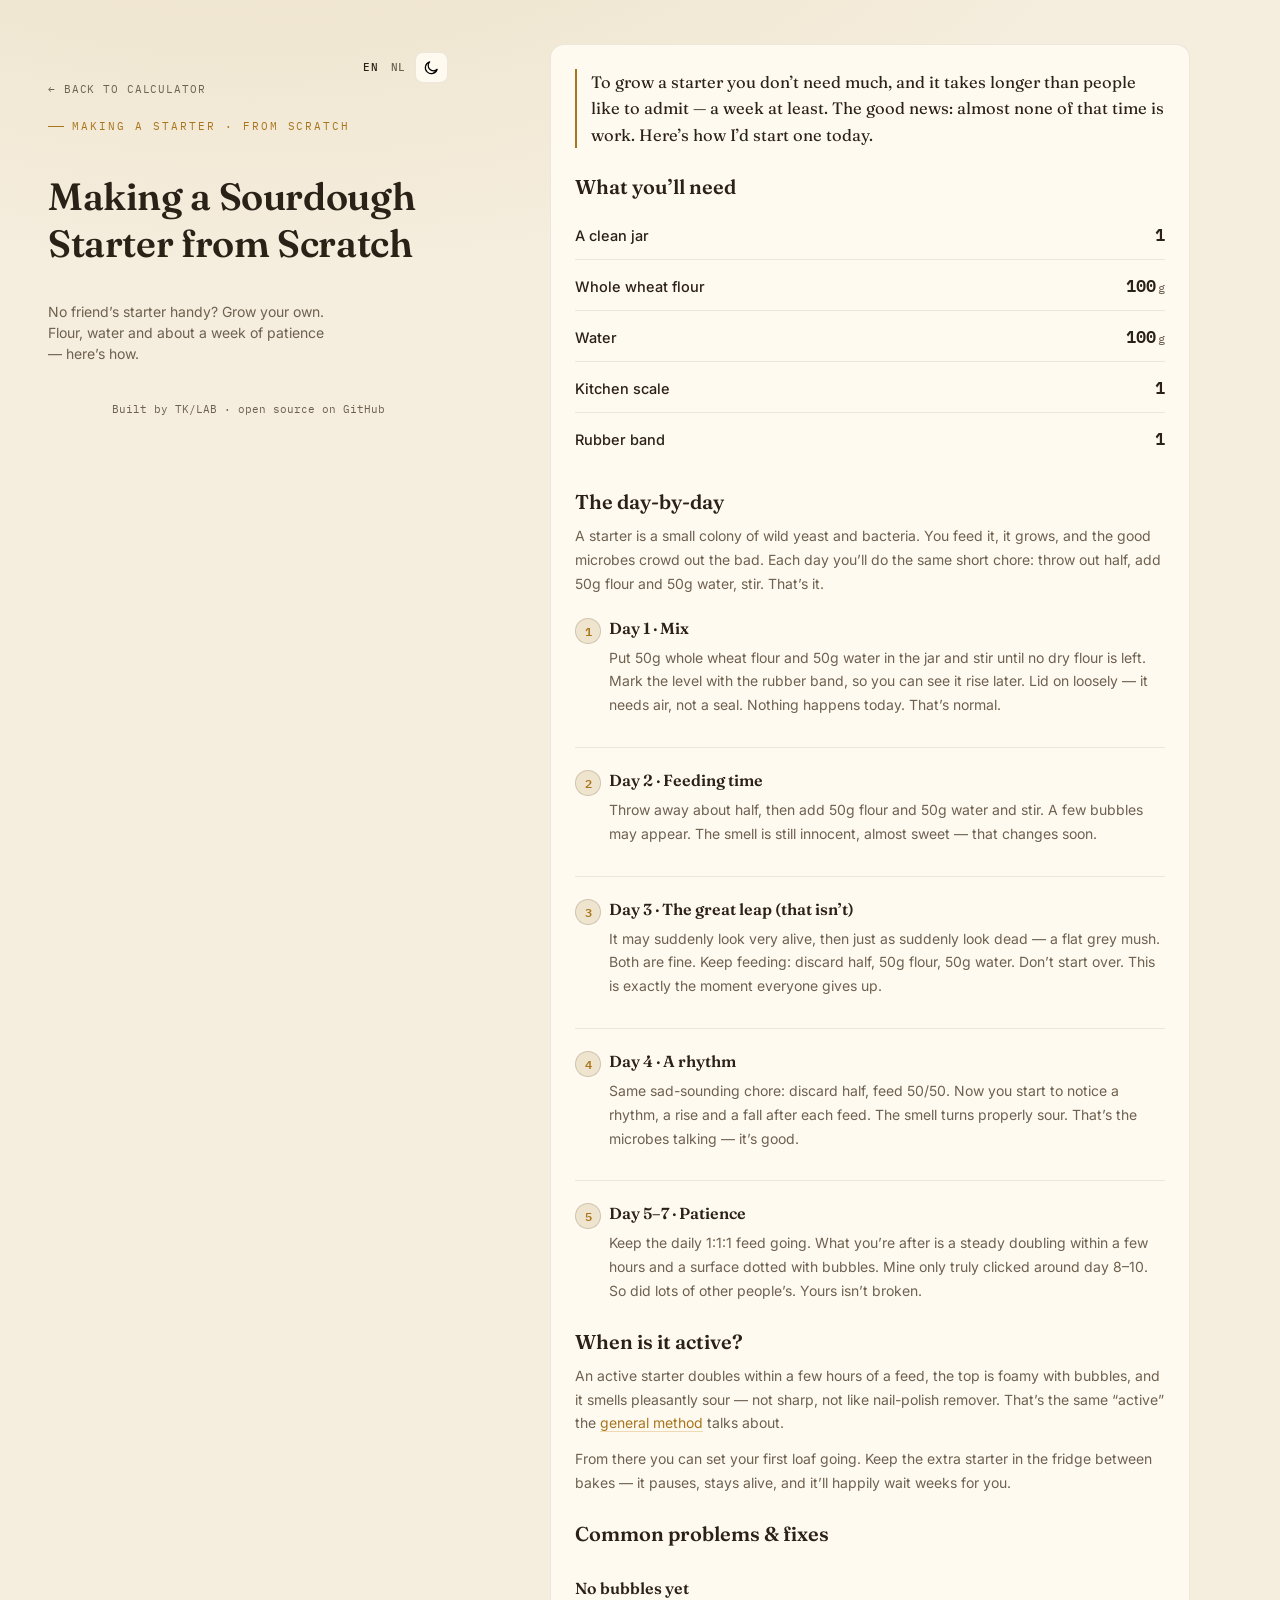
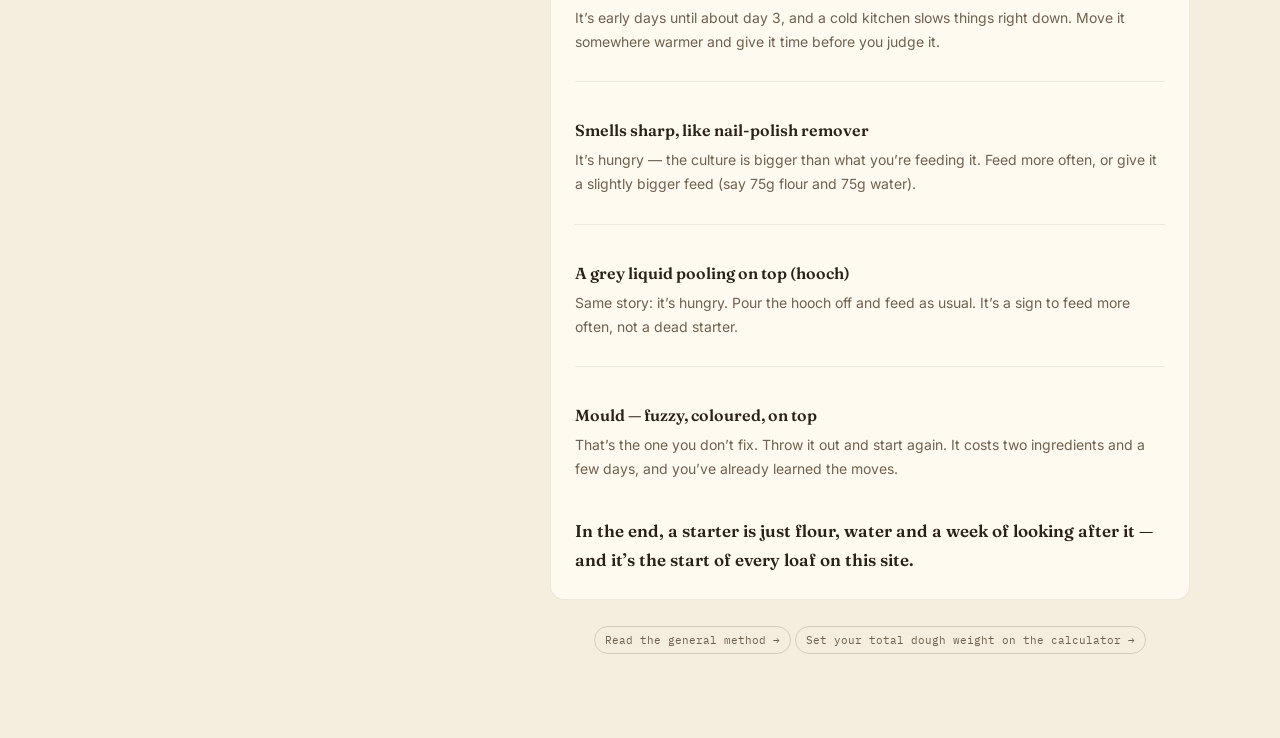
<file: recipes/making-a-starter.html>
<!DOCTYPE html>
<html lang="en">
<head>
<meta charset="UTF-8">
<meta name="viewport" content="width=device-width, initial-scale=1.0">
<meta name="theme-color" content="#1c160f">
<meta name="mobile-web-app-capable" content="yes">
<script>
(function () {
  try {
    var t = localStorage.getItem('SDCH_THEME');
    var light = t === 'light' ||
      (!t && window.matchMedia && window.matchMedia('(prefers-color-scheme: light)').matches);
    if (t === 'light' || t === 'dark') document.documentElement.dataset.theme = t;
    var meta = document.querySelector('meta[name="theme-color"]');
    if (meta) meta.setAttribute('content', light ? '#f5eddd' : '#1c160f');
  } catch (e) {}
})();
</script>
<meta name="apple-mobile-web-app-capable" content="yes">
<meta name="apple-mobile-web-app-status-bar-style" content="black-translucent">
<meta name="apple-mobile-web-app-title" content="Sourdough">
<title>Making a Sourdough Starter from Scratch &mdash; Sourdough Calculator</title>
  <meta name="description" content="No friend's starter handy? Grow your own. Flour, water and about a week of patience &mdash; a day-by-day guide to making a sourdough starter from scratch.">
  <link rel="canonical" href="https://tristankuijpers.github.io/sourdough_calculator/recipes/making-a-starter.html">
  <meta name="robots" content="index, follow">
  <!-- Open Graph / social sharing -->
  <meta property="og:type" content="article">
  <meta property="og:site_name" content="Sourdough Calculator">
  <meta property="og:title" content="Making a Sourdough Starter from Scratch">
  <meta property="og:description" content="Flour, water and about a week of patience &mdash; a day-by-day guide to growing your own sourdough starter from scratch.">
  <meta property="og:url" content="https://tristankuijpers.github.io/sourdough_calculator/recipes/making-a-starter.html">
  <meta property="og:image" content="https://tristankuijpers.github.io/sourdough_calculator/assets/screenshot-desktop.png">
  <meta name="twitter:card" content="summary_large_image">
  <meta name="twitter:title" content="Making a Sourdough Starter from Scratch">
  <meta name="twitter:description" content="Flour, water and about a week of patience &mdash; grow your own sourdough starter from scratch.">
  <meta name="twitter:image" content="https://tristankuijpers.github.io/sourdough_calculator/assets/screenshot-desktop.png">
<link rel="icon" type="image/png" sizes="32x32" href="../assets/favicon-32x32.png">
<link rel="icon" type="image/png" sizes="192x192" href="../assets/favicon-192x192.png">
<link rel="apple-touch-icon" sizes="180x180" href="../assets/apple-touch-icon.png">
<link rel="manifest" href="../site.webmanifest">
<link rel="preconnect" href="https://fonts.googleapis.com">
<link href="https://fonts.googleapis.com/css2?family=Fraunces:opsz,wght@9..144,400;9..144,600;9..144,700&family=Inter:wght@400;500;600&family=IBM+Plex+Mono:wght@400;500;600&display=swap" rel="stylesheet">
<link rel="stylesheet" href="../assets/style.css">

<!-- Google tag (gtag.js) — GA4 G-1L7SY4MPC9
     Opt out on this device: open the site once with ?optout=1
     DebugView session:      open the site with ?debug=1 -->
<script>
(function () {
  var q = new URLSearchParams(location.search);
  try {
    if (q.has('optout')) localStorage.setItem('ga_off', '1');
    if (localStorage.getItem('ga_off') === '1') return;
  } catch (e) {}
  var s = document.createElement('script');
  s.async = true;
  s.src = 'https://www.googletagmanager.com/gtag/js?id=G-1L7SY4MPC9';
  document.head.appendChild(s);
  window.dataLayer = window.dataLayer || [];
  window.gtag = function () { window.dataLayer.push(arguments); };
  gtag('js', new Date());
  var cfg = q.has('debug') ? { debug_mode: true } : {};
  gtag('config', 'G-1L7SY4MPC9', cfg);
})();
</script>
</head>
<body class="recipe-page">
<div class="wrap">
  <div class="layout">

  <header>
    <div class="lang-toggle" aria-label="Language / Taal">
      <button type="button" class="flag-btn" data-lang="en" aria-label="English" title="English">
        <span class="lang-label">EN</span>
      </button>
      <button type="button" class="flag-btn" data-lang="nl" aria-label="Nederlands" title="Nederlands">
        <span class="lang-label">NL</span>
      </button>
      <button type="button" class="flag-btn theme-btn" data-theme-toggle aria-pressed="false" aria-label="Light/dark theme">
        <svg class="theme-sun sun" viewBox="0 0 24 24" aria-hidden="true"><circle cx="12" cy="12" r="4.2"/><path d="M12 3v2M12 19v2M3 12h2M19 12h2M5.6 5.6l1.4 1.4M17 17l1.4 1.4M18.4 5.6L17 7M7 17l-1.4 1.4"/></svg>
        <svg class="theme-moon moon" viewBox="0 0 24 24" aria-hidden="true"><path d="M20 14.5A8.5 8.5 0 1 1 9.5 4a7 7 0 0 0 10.5 10.5z"/></svg>
      </button>
    </div>
    <a class="back-link" href="../index.html" data-i18n-html="back">&larr; Back to calculator</a>
    <div class="eyebrow" data-i18n-html="ms_eyebrow">making a starter &middot; from scratch</div>
    <h1 data-i18n-html="ms_title">Making a Sourdough Starter from Scratch</h1>
    <div class="sub" data-i18n-html="ms_sub">No friend&rsquo;s starter handy? Grow your own. Flour, water and about a week of patience &mdash; here&rsquo;s how.</div>
  </header>

  <div class="method-col">
    <div class="card story">
    <p class="lede" data-i18n-html="ms_lede">To grow a starter you don&rsquo;t need much, and it takes longer than people like to admit &mdash; a week at least. The good news: almost none of that time is work. Here&rsquo;s how I&rsquo;d start one today.</p>

    <h2 data-i18n-html="ms_need_h">What you&rsquo;ll need</h2>
    <div class="rows">
      <div class="row"><div><span class="name" data-i18n="ms_need_jar">A clean jar</span></div><div class="amt">1</div></div>
      <div class="row"><div><span class="name" data-i18n="ms_need_flour">Whole wheat flour</span></div><div class="amt">100<span>g</span></div></div>
      <div class="row"><div><span class="name" data-i18n="ms_need_water">Water</span></div><div class="amt">100<span>g</span></div></div>
      <div class="row"><div><span class="name" data-i18n="ms_need_scale">Kitchen scale</span></div><div class="amt">1</div></div>
      <div class="row"><div><span class="name" data-i18n="ms_need_band">Rubber band</span></div><div class="amt">1</div></div>
    </div>

    <h2 data-i18n-html="ms_how_h">The day-by-day</h2>
    <p data-i18n-html="ms_how_intro">A starter is a small colony of wild yeast and bacteria. You feed it, it grows, and the good microbes crowd out the bad. Each day you&rsquo;ll do the same short chore: throw out half, add 50g flour and 50g water, stir. That&rsquo;s it.</p>
    <ol class="steps">

      <li>
        <h3 data-i18n-html="ms_day1_h">Day 1 &middot; Mix</h3>
        <p data-i18n-html="ms_day1_p">Put 50g whole wheat flour and 50g water in the jar and stir until no dry flour is left. Mark the level with the rubber band, so you can see it rise later. Lid on loosely &mdash; it needs air, not a seal. Nothing happens today. That&rsquo;s normal.</p>
      </li>
      <li>
        <h3 data-i18n-html="ms_day2_h">Day 2 &middot; Feeding time</h3>
        <p data-i18n-html="ms_day2_p">Throw away about half, then add 50g flour and 50g water and stir. A few bubbles may appear. The smell is still innocent, almost sweet &mdash; that changes soon.</p>
      </li>
      <li>
        <h3 data-i18n-html="ms_day3_h">Day 3 &middot; The great leap (that isn&rsquo;t)</h3>
        <p data-i18n-html="ms_day3_p">It may suddenly look very alive, then just as suddenly look dead &mdash; a flat grey mush. Both are fine. Keep feeding: discard half, 50g flour, 50g water. Don&rsquo;t start over. This is exactly the moment everyone gives up.</p>
      </li>
      <li>
        <h3 data-i18n-html="ms_day4_h">Day 4 &middot; A rhythm</h3>
        <p data-i18n-html="ms_day4_p">Same sad-sounding chore: discard half, feed 50/50. Now you start to notice a rhythm, a rise and a fall after each feed. The smell turns properly sour. That&rsquo;s the microbes talking &mdash; it&rsquo;s good.</p>
      </li>
      <li>
        <h3 data-i18n-html="ms_day5_h">Day 5&ndash;7 &middot; Patience</h3>
        <p data-i18n-html="ms_day5_p">Keep the daily 1:1:1 feed going. What you&rsquo;re after is a steady doubling within a few hours and a surface dotted with bubbles. Mine only truly clicked around day 8&ndash;10. So did lots of other people&rsquo;s. Yours isn&rsquo;t broken.</p>
      </li>
    </ol>

    <h2 data-i18n-html="ms_ready_h">When is it active?</h2>
    <p data-i18n-html="ms_ready_p1">An active starter doubles within a few hours of a feed, the top is foamy with bubbles, and it smells pleasantly sour &mdash; not sharp, not like nail-polish remover. That&rsquo;s the same &ldquo;active&rdquo; the <a href="getting-started.html">general method</a> talks about.</p>
    <p data-i18n-html="ms_ready_p2">From there you can set your first loaf going. Keep the extra starter in the fridge between bakes &mdash; it pauses, stays alive, and it&rsquo;ll happily wait weeks for you.</p>

    <h2 data-i18n-html="ms_trouble_h">Common problems &amp; fixes</h2>
    <div class="notes">
      <div class="note">
        <h3 data-i18n-html="ms_t1_h">No bubbles yet</h3>
        <p data-i18n-html="ms_t1_p">It&rsquo;s early days until about day 3, and a cold kitchen slows things right down. Move it somewhere warmer and give it time before you judge it.</p>
      </div>
      <div class="note">
        <h3 data-i18n-html="ms_t2_h">Smells sharp, like nail-polish remover</h3>
        <p data-i18n-html="ms_t2_p">It&rsquo;s hungry &mdash; the culture is bigger than what you&rsquo;re feeding it. Feed more often, or give it a slightly bigger feed (say 75g flour and 75g water).</p>
      </div>
      <div class="note">
        <h3 data-i18n-html="ms_t3_h">A grey liquid pooling on top (hooch)</h3>
        <p data-i18n-html="ms_t3_p">Same story: it&rsquo;s hungry. Pour the hooch off and feed as usual. It&rsquo;s a sign to feed more often, not a dead starter.</p>
      </div>
      <div class="note">
        <h3 data-i18n-html="ms_t4_h">Mould &mdash; fuzzy, coloured, on top</h3>
        <p data-i18n-html="ms_t4_p">That&rsquo;s the one you don&rsquo;t fix. Throw it out and start again. It costs two ingredients and a few days, and you&rsquo;ve already learned the moves.</p>
      </div>
    </div>

    <p class="punchline" data-i18n-html="ms_punchline">In the end, a starter is just flour, water and a week of looking after it &mdash; and it&rsquo;s the start of every loaf on this site.</p>
    </div>

    <div class="recipe-link">
      <a class="chip" href="getting-started.html" data-i18n-html="ms_readMethod">Read the general method &rarr;</a>
      <a class="chip" href="../index.html" data-i18n-html="calcCta">Set your total dough weight on the calculator &rarr;</a>
    </div>
  </div>

  <footer>
    <div class="footer-links">
      <span class="foot-stat" data-i18n-html="footer">Built by TK/LAB &middot; <a href="https://github.com/tristankuijpers/sourdough_calculator" target="_blank" rel="noopener">open source on GitHub</a></span>
    </div>
  </footer>

  </div>
</div>
<script src="../assets/i18n.js"></script>
<script src="../assets/theme.js"></script>
<script>
// Localize the page chrome (<html lang>, <title>, meta description and every
// data-i18n / data-i18n-html node). Translations live in i18n.js.
document.documentElement.lang = I18N.lang();
document.title = I18N.t('ms_meta_title');
document.querySelector('meta[name="description"]').setAttribute('content', I18N.t('ms_meta_desc'));
I18N.apply(document);
I18N.wireFlags(document);
</script>
<script>
if ('serviceWorker' in navigator) {
  window.addEventListener('load', () => navigator.serviceWorker.register('../sw.js'));
}
</script>
</body>
</html>
</file>
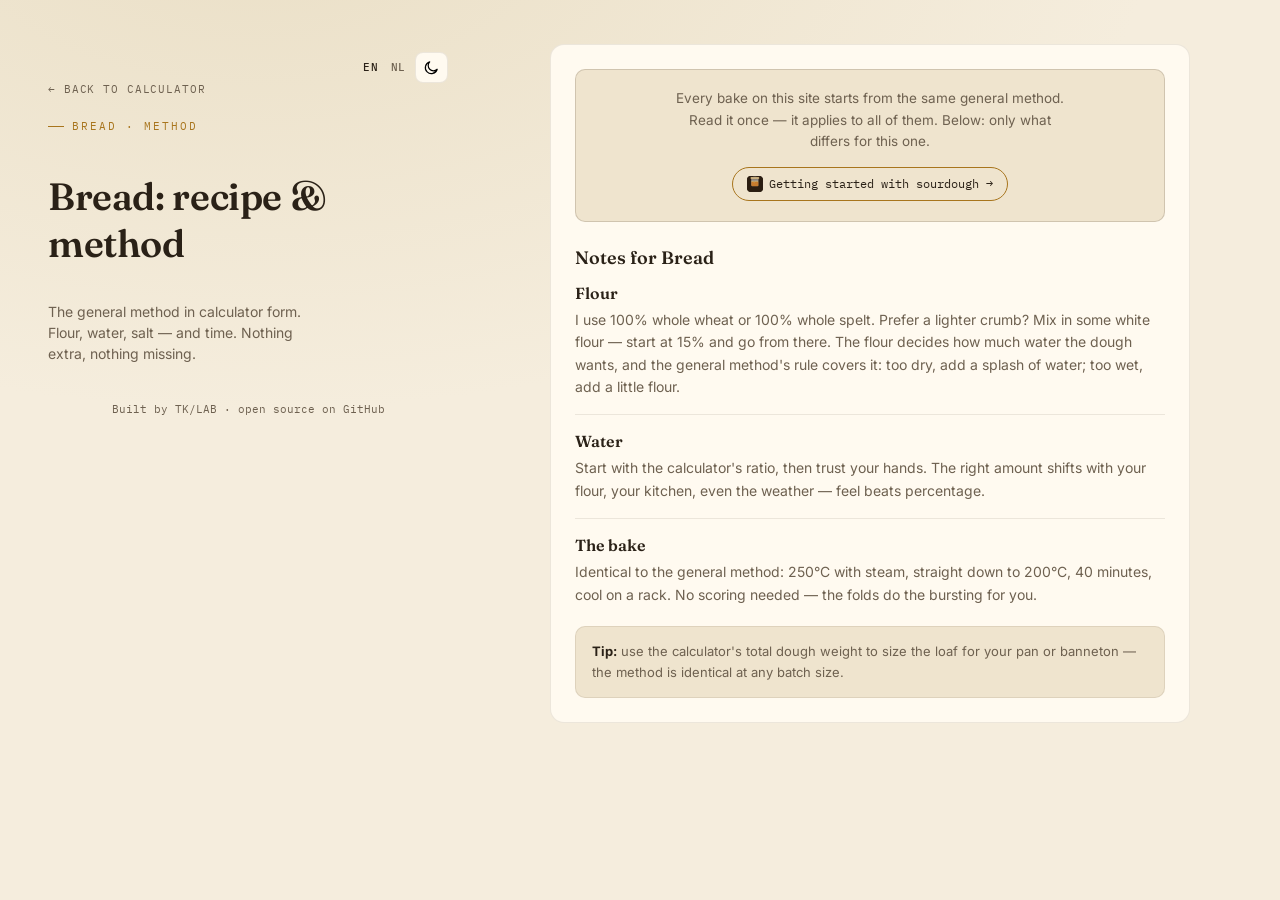
<file: recipes/recipe.html>
<!DOCTYPE html>
<html lang="en">
<head>
<meta charset="UTF-8">
<meta name="viewport" content="width=device-width, initial-scale=1.0">
<meta name="theme-color" content="#1c160f">
<script>
(function () {
  try {
    var t = localStorage.getItem('SDCH_THEME');
    var light = t === 'light' ||
      (!t && window.matchMedia && window.matchMedia('(prefers-color-scheme: light)').matches);
    if (t === 'light' || t === 'dark') document.documentElement.dataset.theme = t;
    var meta = document.querySelector('meta[name="theme-color"]');
    if (meta) meta.setAttribute('content', light ? '#f5eddd' : '#1c160f');
  } catch (e) {}
})();
</script>
<title>Recipe &amp; Method &mdash; Sourdough Calculator</title>
  <meta name="description" content="A starter-based bake built on the general sourdough method: only what differs for this product, plus a sizing tip.">
  <link rel="canonical" href="https://tristankuijpers.github.io/sourdough_calculator/recipes/recipe.html">
  <meta name="robots" content="index, follow">
  <!-- Open Graph / social sharing (refreshed per product by JS below) -->
  <meta property="og:type" content="article">
  <meta property="og:site_name" content="Sourdough Calculator">
  <meta property="og:title" content="Recipe &amp; Method — Sourdough Calculator">
  <meta property="og:description" content="A starter-based bake built on the general sourdough method.">
  <meta property="og:url" content="https://tristankuijpers.github.io/sourdough_calculator/recipes/recipe.html">
  <meta property="og:image" content="https://tristankuijpers.github.io/sourdough_calculator/assets/screenshot-desktop.png">
  <meta name="twitter:card" content="summary_large_image">
  <meta name="twitter:title" content="Recipe &amp; Method — Sourdough Calculator">
  <meta name="twitter:description" content="A starter-based bake built on the general sourdough method.">
  <meta name="twitter:image" content="https://tristankuijpers.github.io/sourdough_calculator/assets/screenshot-desktop.png">
<link rel="icon" type="image/png" sizes="32x32" href="../assets/favicon-32x32.png">
<link rel="icon" type="image/png" sizes="192x192" href="../assets/favicon-192x192.png">
<link rel="apple-touch-icon" sizes="180x180" href="../assets/apple-touch-icon.png">
<link rel="manifest" href="../site.webmanifest">
<link rel="preconnect" href="https://fonts.googleapis.com">
<link href="https://fonts.googleapis.com/css2?family=Fraunces:opsz,wght@9..144,400;9..144,600;9..144,700&family=Inter:wght@400;500;600&family=IBM+Plex+Mono:wght@400;500;600&display=swap" rel="stylesheet">
<link rel="stylesheet" href="../assets/style.css">

<!-- Google tag (gtag.js) — GA4 G-1L7SY4MPC9
     Opt out on this device: open the site once with ?optout=1
     DebugView session:      open the site with ?debug=1 -->
<script>
(function () {
  var q = new URLSearchParams(location.search);
  try {
    if (q.has('optout')) localStorage.setItem('ga_off', '1');
    if (localStorage.getItem('ga_off') === '1') return;
  } catch (e) {}
  var s = document.createElement('script');
  s.async = true;
  s.src = 'https://www.googletagmanager.com/gtag/js?id=G-1L7SY4MPC9';
  document.head.appendChild(s);
  window.dataLayer = window.dataLayer || [];
  window.gtag = function () { window.dataLayer.push(arguments); };
  gtag('js', new Date());
  var cfg = q.has('debug') ? { debug_mode: true } : {};
  gtag('config', 'G-1L7SY4MPC9', cfg);
})();
</script>
</head>
<body class="recipe-page">
<div class="wrap" id="recipe-wrap">
  <div class="layout">

  <header>
    <div class="lang-toggle" aria-label="Language / Taal">
      <button type="button" class="flag-btn" data-lang="en" aria-label="English" title="English">
        <span class="lang-label">EN</span>
      </button>
      <button type="button" class="flag-btn" data-lang="nl" aria-label="Nederlands" title="Nederlands">
        <span class="lang-label">NL</span>
      </button>
      <button type="button" class="flag-btn theme-btn" data-theme-toggle aria-pressed="false" aria-label="Light/dark theme">
        <svg class="theme-sun sun" viewBox="0 0 24 24" aria-hidden="true"><circle cx="12" cy="12" r="4.2"/><path d="M12 3v2M12 19v2M3 12h2M19 12h2M5.6 5.6l1.4 1.4M17 17l1.4 1.4M18.4 5.6L17 7M7 17l-1.4 1.4"/></svg>
        <svg class="theme-moon moon" viewBox="0 0 24 24" aria-hidden="true"><path d="M20 14.5A8.5 8.5 0 1 1 9.5 4a7 7 0 0 0 10.5 10.5z"/></svg>
      </button>
    </div>
    <a class="back-link" href="../index.html" data-i18n-html="back">&larr; Back to calculator</a>
    <div class="eyebrow" id="recipe-eyebrow"></div>
    <h1 id="recipe-title"></h1>
    <div class="sub" id="recipe-sub"></div>
  </header>

  <div class="method-col">
    <div class="card" id="recipe-content"></div>
  </div>

  <footer>
    <div class="footer-links">
      <span class="foot-stat" data-i18n-html="footer">Built by TK/LAB &middot; <a href="https://github.com/tristankuijpers/sourdough_calculator" target="_blank" rel="noopener">open source on GitHub</a></span>
    </div>
  </footer>

  </div>
</div>
<script>
var id = new URLSearchParams(location.search).get('product') || 'bread';
</script>
<script src="../assets/i18n.js"></script>
<script src="../assets/theme.js"></script>
<script src="../products.js"></script>
<script>
var p = getProduct(id) || getProduct('bread');
// Language for this visit drives both the shared UI strings and the
// per-product recipe copy (pLocal swaps labels/tagline/tip source below only;
// recipes already live keyed per language on the product itself).
var lang = I18N.lang();
document.documentElement.lang = lang;
I18N.apply(document);
I18N.wireFlags(document);
p = window.pLocal(p, lang);
document.getElementById('recipe-wrap').style.setProperty('--accent', p.accent.color);
document.getElementById('recipe-eyebrow').innerHTML = p.recipe.eyebrow;
document.getElementById('recipe-title').innerHTML = p.recipe.title;
document.getElementById('recipe-sub').innerHTML = p.recipe.tagline;
document.title = p.recipe.title + I18N.t('recipeSuffix');

// SEO: canonical + Open Graph should reflect the exact product URL so each
// ?product= variant is indexed separately instead of collapsing into one.
var pageUrl = location.origin + location.pathname + location.search;
document.querySelector('link[rel=canonical]').setAttribute('href', pageUrl);
document.querySelector('meta[property="og:title"]').setAttribute('content', p.recipe.title);
document.querySelector('meta[property="og:url"]').setAttribute('content', pageUrl);
document.querySelector('meta[name="twitter:title"]').setAttribute('content', p.recipe.title);
var metaLine = p.label + I18N.t('recipeMetaSuffix') + p.recipe.tagline.replace(/<[^>]*>/g, '').replace(/&[a-z]+;/g, ' ').slice(0, 150);
document.querySelector('meta[name="description"]').setAttribute('content', metaLine);
document.querySelector('meta[property="og:description"]').setAttribute('content', metaLine);
document.querySelector('meta[name="twitter:description"]').setAttribute('content', metaLine);

// Every bake starts from the same general method; the recipe only lists
// what differs or what to keep an eye on (p.recipe.notes).
var html =
  '<div class="general-callout">' +
    '<p>' + I18N.t('generalCallout') + '</p>' +
    '<a class="chip" href="getting-started.html"><img class="icon-img" src="../assets/favicon-32x32.png" alt="">' + I18N.t('getStartedLink') + '</a>' +
  '</div>';

if (p.recipe.notes && p.recipe.notes.length) {
  html += '<h2 class="notes-title">' + I18N.t('notesFor', p.label) + '</h2>' +
    '<div class="notes">' +
    p.recipe.notes.map(function (n) {
      return '<div class="note"><h3>' + n.h + '</h3><p>' + n.p + '</p></div>';
    }).join('') +
    '</div>';
}

html += '<div class="tip"><b>' + I18N.t('tip') + '</b> ' + p.recipe.tip + '</div>';
document.getElementById('recipe-content').innerHTML = html;
</script>
<script>
if ('serviceWorker' in navigator) {
  window.addEventListener('load', () => navigator.serviceWorker.register('../sw.js'));
}
</script>
</body>
</html>
</file>
<file: assets/style.css>
:root{
  color-scheme: dark;
  --bg: #1c160f;
  --bg-2: #24190f;
  --surface: #2a2015;
  --surface-2: #322619;
  --line: rgba(241,233,216,0.12);
  --line-strong: rgba(241,233,216,0.22);
  --ink: #f1e9d8;
  --muted: #b3a488;
  --amber: #cf9f42;
  --amber-dim: #7a6431;
  --teal: #7fa3a0;
  --tomato: #c1502e;
  --olive: #8a9a5b;
  --radius: 14px;
  /* themable helpers that only make sense relative to the background */
  --ring: rgba(241,233,216,0.18);
  --scrim: rgba(15,12,8,0.6);
  --card-shadow: 0 32px 80px -32px rgba(0,0,0,0.85);
}

/* Light theme. Two sources:
   - prefers-color-scheme (browser/OS) applies automatically ONLY when the
     visitor hasn't explicitly forced a theme (no [data-theme="dark"]), so a
     stored "dark" choice always wins even on a light device, and vice versa.
   - <html data-theme="light"> is an explicit, stored choice and therefore
     beats everything (source order puts it last). */
:root[data-theme="light"]{
  color-scheme: light;
  --bg: #f5eddd;
  --bg-2: #eadfc6;
  --surface: #fffaf0;
  --surface-2: #efe4ce;
  --line: rgba(70,54,36,0.10);
  --line-strong: rgba(70,54,36,0.18);
  --ink: #2a2117;
  --muted: #6e6150;
  --amber: #a8751d;
  --amber-dim: #8a6426;
  --teal: #3f7a76;
  --tomato: #b4411f;
  --olive: #5f7a3a;
  --radius: 14px;
  --ring: rgba(70,54,36,0.16);
  --scrim: rgba(40,30,18,0.35);
  --card-shadow: 0 24px 60px -30px rgba(80,60,30,0.4);
}

@media (prefers-color-scheme: light){
  :root:not([data-theme="dark"]){
    color-scheme: light;
    --bg: #f5eddd;
    --bg-2: #eadfc6;
    --surface: #fffaf0;
    --surface-2: #efe4ce;
    --line: rgba(70,54,36,0.10);
    --line-strong: rgba(70,54,36,0.18);
    --ink: #2a2117;
    --muted: #6e6150;
    --amber: #a8751d;
    --amber-dim: #8a6426;
    --teal: #3f7a76;
    --tomato: #b4411f;
    --olive: #5f7a3a;
    --ring: rgba(70,54,36,0.16);
    --scrim: rgba(40,30,18,0.35);
    --card-shadow: 0 24px 60px -30px rgba(80,60,30,0.4);
  }
}
*{box-sizing:border-box;}
html,body{margin:0;padding:0;}
body{
  background:
    radial-gradient(ellipse 900px 500px at 20% -10%, var(--bg-2), transparent),
    var(--bg);
  color:var(--ink);
  font-family:'Inter',sans-serif;
  min-height:100vh;
  padding:32px 16px 64px;
  -webkit-font-smoothing:antialiased;
}
.wrap{max-width:640px;margin:0 auto;position:relative;}
/* Column container for the calculator page. On mobile it stays a plain
   block (single column, current behaviour); on wide screens a CSS grid
   splits it into left (everything except the calculator) + right (the
   calculator card). */
.layout{display:block;}

/* Language flag toggle: pinned top-right, aligned with the top text line.
   Present on every page (calculator, recipe, getting-started). */
.lang-toggle{
  position:absolute;
  /* buttons (~25px tall) are vertically centered on the eyebrow text line
     (~13px tall), which starts at the header's very top */
  top:-6px;
  right:0;
  display:flex;
  gap:6px;
  z-index:5;
}
.flag-btn{
  background:var(--surface);
  border:1px solid var(--line);
  border-radius:8px;
  display:inline-flex;
  align-items:center;
  justify-content:center;
  padding:5px 8px;
  cursor:pointer;
  opacity:0.55;
  transition:opacity .15s ease, border-color .15s ease;
}
/* Language toggles (EN/NL): rendered as plain monospace uppercase text matching
   the footer credit ("Gemaakt door TK/LAB") — no border, no background. */
.flag-btn[data-lang]{
  background:transparent;
  border:none;
  border-radius:0;
  padding:2px 3px;
  opacity:1;
}
.flag-btn[data-lang] .lang-label{
  display:block;
  font-family:'IBM Plex Mono',monospace;
  font-size:11px;
  font-weight:500;
  line-height:1;
  letter-spacing:0.06em;
  text-transform:uppercase;
  color:var(--muted);
}
.flag-btn[data-lang]:hover .lang-label{ color:var(--ink); }
.flag-btn[data-lang].active{
  opacity:1;
  border:none;
  box-shadow:none;
}
.flag-btn[data-lang].active .lang-label{ color:var(--ink); }
.flag-btn svg{
  display:block;
  width:24px;
  height:15px;
  border-radius:2px;
  box-shadow:0 0 0 1px var(--ring);
}
.flag-btn:hover{opacity:0.9;}
.flag-btn.active{
  opacity:1;
  border-color:var(--amber);
  box-shadow:inset 0 0 0 1px rgba(207,159,66,0.35);
}
/* The theme toggle is a real control (not a language chip): keep it fully opaque
   and give it a comfortable touch target so it stays visible/tappable on mobile. */
.flag-btn.theme-btn{
  opacity:1;
  padding:6px 7px;
}

/* Light/dark theme toggle — shares the flag-button look, sits last in the
   top-right toggle cluster. Shows a sun when the app is dark (click → light)
   and a moon when it's light (click → dark). Which icon shows depends on the
   resolved theme: an explicit <html data-theme> or, absent an explicit choice,
   the OS/browser preference (prefers-color-scheme). */
.theme-btn svg{width:17px; height:17px; display:none; box-shadow:none;}
:root:not([data-theme="light"]) .theme-sun{display:block;}
:root:not([data-theme="light"]) .theme-moon{display:none;}
:root[data-theme="light"] .theme-sun{display:none;}
:root[data-theme="light"] .theme-moon{display:block;}
@media (prefers-color-scheme: light){
  :root:not([data-theme]) .theme-sun{display:none;}
  :root:not([data-theme]) .theme-moon{display:block;}
}
.theme-btn .sun{fill:none; stroke:currentColor; stroke-width:1.7; stroke-linecap:round;}
.theme-btn .moon{fill:none; stroke:currentColor; stroke-width:1.7; stroke-linecap:round; stroke-linejoin:round;}

/* The language/theme toggle cluster is absolutely pinned to the header's
   top-right at the same y as the first text line (the eyebrow), so the header
   itself needs no top padding; the breathing room before the page title comes
   from the h1 top margin below. (The desktop blocks re-pin the toggle lower.) */
header{position:relative; margin-bottom:28px;}
.eyebrow{
  font-family:'IBM Plex Mono',monospace;
  font-size:11px;
  letter-spacing:0.18em;
  text-transform:uppercase;
  color:var(--amber);
  display:flex;
  align-items:center;
  gap:8px;
}
.eyebrow::before{
  content:"";
  width:16px;height:1px;
  background:var(--amber);
  display:inline-block;
}
h1{
  font-family:'Fraunces',serif;
  font-weight:600;
  font-size:clamp(28px,7vw,38px);
  /* extra room below the top line (eyebrow + EN/NL/theme toggles) before the
     title; the desktop layout blocks override this with their own margins */
  margin:32px 0 8px;
  letter-spacing:-0.01em;
}
.sub{color:var(--muted); font-size:14px; max-width:46ch; line-height:1.5;}

/* tabs styled as stamped labels, horizontally scrollable so new products (bread,
   pizza, focaccia, ...) can be appended without needing more screen width */
.tabs-wrap{
  position:relative;
  margin:26px 0 18px;
}
.tabs-wrap::before, .tabs-wrap::after{
  content:"";
  position:absolute;
  top:0; bottom:0;
  width:28px;
  pointer-events:none;
  z-index:2;
  opacity:0;
  transition:opacity .15s ease;
}
.tabs-wrap::before{left:0; background:linear-gradient(90deg, var(--bg), transparent);}
.tabs-wrap::after{right:0; background:linear-gradient(270deg, var(--bg), transparent);}
/* only show a fade on the side there's actually more to scroll to */
.tabs-wrap.can-scroll-left::before{opacity:1;}
.tabs-wrap.can-scroll-right::after{opacity:1;}

.tabs{
  display:flex;
  gap:10px;
  overflow-x:auto;
  scroll-snap-type:x proximity;
  -webkit-overflow-scrolling:touch;
  scrollbar-width:none;
  padding:2px 4px 6px;
  margin:0 -4px;
}
.tabs::-webkit-scrollbar{display:none;}
.tab{
  flex:0 0 auto;
  min-width:112px;
  scroll-snap-align:start;
  position:relative;
  padding:12px 14px 11px;
  background:var(--surface);
  border:1px solid var(--line);
  border-radius:10px;
  font-family:'Fraunces',serif;
  font-weight:600;
  font-size:16px;
  color:var(--muted);
  cursor:pointer;
  text-align:center;
  transition:all .2s ease;
  letter-spacing:0.01em;
}
.tab .tag{
  display:block;
  font-family:'IBM Plex Mono',monospace;
  font-weight:400;
  font-size:10px;
  letter-spacing:0.12em;
  text-transform:uppercase;
  margin-top:2px;
  opacity:0.7;
  white-space:nowrap;
}
.tab.active{
  color:var(--ink);
  border-color:var(--line-strong);
  background:linear-gradient(180deg, var(--accent-soft, rgba(207,159,66,0.16)), var(--surface));
  box-shadow:inset 0 0 0 1px var(--accent-ring, rgba(207,159,66,0.35));
}
.tab.tab-soon{
  opacity:0.55;
  cursor:default;
}

.card{
  position:relative;
  background:var(--surface);
  border:1px solid var(--line);
  border-radius:var(--radius);
  padding:24px;
}

.weight-block{text-align:center; padding-bottom:6px;}
.weight-label{
  font-family:'IBM Plex Mono',monospace;
  font-size:11px;
  letter-spacing:0.14em;
  text-transform:uppercase;
  color:var(--muted);
}
.weight-value{
  font-family:'Fraunces',serif;
  font-weight:700;
  font-size:56px;
  line-height:1.1;
  margin:4px 0 2px;
}
.weight-value span{font-size:22px; font-weight:600; color:var(--muted); margin-left:4px;}

input[type=range]{
  -webkit-appearance:none;
  width:100%;
  height:3px;
  border-radius:2px;
  background:var(--line-strong);
  margin:18px 0 4px;
}
input[type=range]::-webkit-slider-thumb{
  -webkit-appearance:none;
  width:20px;height:20px;
  border-radius:50%;
  background:var(--accent, var(--amber));
  border:3px solid var(--bg);
  box-shadow:0 0 0 1px var(--accent, var(--amber));
  cursor:pointer;
  margin-top:-8.5px;
}
input[type=range]::-moz-range-thumb{
  width:14px;height:14px;
  border-radius:50%;
  background:var(--accent, var(--amber));
  border:3px solid var(--bg);
  box-shadow:0 0 0 1px var(--accent, var(--amber));
  cursor:pointer;
}
input[type=range]::-webkit-slider-runnable-track{height:3px; border-radius:2px;}
input[type=range]::-moz-range-track{height:3px; border-radius:2px; background:var(--line-strong);}

.range-minmax{
  display:flex; justify-content:space-between;
  font-family:'IBM Plex Mono',monospace;
  font-size:10px; color:var(--muted); opacity:0.7;
}

.chips{display:flex; gap:8px; flex-wrap:wrap; justify-content:center; margin:16px 0 4px;}
.chip{
  font-family:'IBM Plex Mono',monospace;
  font-size:11px;
  padding:6px 10px;
  border-radius:999px;
  border:1px solid var(--line-strong);
  color:var(--muted);
  background:transparent;
  cursor:pointer;
  transition:all .15s ease;
  text-decoration:none;
  display:inline-block;
}
.chip:hover{color:var(--ink); border-color:var(--accent, var(--amber));}
.chip.active{color:var(--bg); background:var(--accent, var(--amber)); border-color:var(--accent, var(--amber));}

.divider{
  display:flex; align-items:center; gap:10px;
  margin:22px 0 16px;
  color:var(--muted);
}
.divider svg{flex-shrink:0; opacity:0.6;}
.divider .line{flex:1; height:1px; background:var(--line);}

.rows{display:flex; flex-direction:column;}
.row{
  display:flex; align-items:baseline; justify-content:space-between;
  padding:11px 0;
  border-bottom:1px solid var(--line);
}
.row:last-child{border-bottom:none;}
.row .name{font-size:14.5px; font-weight:500;}
.row .pct{
  font-family:'IBM Plex Mono',monospace;
  font-size:11px;
  color:var(--muted);
  margin-left:8px;
}
.row .amt{
  font-family:'IBM Plex Mono',monospace;
  font-size:17px;
  font-weight:600;
  font-variant-numeric:tabular-nums;
}
.row .amt span{font-size:12px; color:var(--muted); font-weight:400; margin-left:2px;}
/* editable ingredient grams (custom product) */
.row .amt.editable{cursor:pointer; border-bottom:1px dashed var(--line-strong);}
.row .amt.editable:hover{color:var(--accent, var(--amber));}
.row .amt-input{
  width:64px;
  background:var(--surface-2);
  border:1px solid var(--line-strong);
  color:var(--ink);
  font-family:'IBM Plex Mono',monospace;
  font-size:15px;
  font-weight:600;
  font-variant-numeric:tabular-nums;
  border-radius:6px;
  padding:1px 4px;
  text-align:right;
  outline:none;
}
.row .amt-input:focus{border-color:var(--accent, var(--amber));}

.hydration-ring{display:flex; align-items:center; justify-content:center; margin:20px 0 4px;}

.helper-line{
  text-align:center;
  font-family:'IBM Plex Mono',monospace;
  font-size:12px;
  color:var(--muted);
  margin-top:14px;
}
.helper-line b{color:var(--ink); font-weight:600;}
.ball-input{
  width:60px;
  background:var(--surface-2);
  border:1px solid var(--line-strong);
  color:var(--ink);
  font-family:'IBM Plex Mono',monospace;
  font-size:12px;
  border-radius:6px;
  padding:2px 4px;
  text-align:center;
}

details{margin-top:18px;}
summary{
  cursor:pointer;
  font-family:'IBM Plex Mono',monospace;
  font-size:11px;
  letter-spacing:0.1em;
  text-transform:uppercase;
  color:var(--muted);
  list-style:none;
  display:flex; align-items:center; gap:6px;
  user-select:none;
}
summary::-webkit-details-marker{display:none;}
summary::before{content:"▸"; transition:transform .15s ease; font-size:10px;}
details[open] summary::before{transform:rotate(90deg);}
details[open] summary{color:var(--ink);}

.adv-grid{margin-top:14px; display:flex; flex-direction:column; gap:16px;}
.adv-row .top{display:flex; justify-content:space-between; font-size:12.5px; margin-bottom:4px;}
.adv-row .top .k{color:var(--muted);}
.adv-row .top .v{font-family:'IBM Plex Mono',monospace; font-weight:600;}

.adv-reset{margin-top:18px; text-align:center;}
.adv-reset .chip{font-family:'IBM Plex Mono',monospace;}

.share-btn{
  display:inline-flex; align-items:center; gap:6px;
  font-family:'IBM Plex Mono',monospace; font-size:11px; letter-spacing:0.08em; text-transform:uppercase;
  padding:7px 13px; border-radius:999px;
  border:1px solid var(--line-strong); background:transparent; color:var(--muted);
  cursor:pointer; transition:all .15s ease;
}
.share-btn:hover{color:var(--ink); border-color:var(--accent, var(--amber));}
.toast{
  position:fixed; left:50%; bottom:28px; transform:translate(-50%, 14px);
  background:var(--surface-2); color:var(--ink); border:1px solid var(--line-strong);
  padding:9px 16px; border-radius:999px; font-family:'IBM Plex Mono',monospace; font-size:11px;
  opacity:0; pointer-events:none; z-index:50;
  transition:opacity .2s ease, transform .2s ease;
}
.toast.show{opacity:1; transform:translate(-50%, 0);}

footer{
  margin-top:22px;
  font-size:11px;
  color:var(--muted);
  font-family:'IBM Plex Mono',monospace;
}
.footer-links{display:flex; align-items:center; justify-content:center; gap:12px; flex-wrap:wrap;}
.footer-links .foot-stat a{color:var(--muted); text-decoration:none;}
.footer-links .foot-stat a:hover{color:var(--ink);}

.tabpanel{display:none;}
.tabpanel.active{display:block;}

/* recipe/guideline pages */
.back-link{
  display:inline-flex;
  align-items:center;
  gap:6px;
  font-family:'IBM Plex Mono',monospace;
  font-size:11px;
  letter-spacing:0.08em;
  text-transform:uppercase;
  color:var(--muted);
  text-decoration:none;
  margin-bottom:18px;
}
.back-link:hover{color:var(--ink);}

.recipe-link{margin-top:16px; text-align:center;}

.steps{counter-reset:step; padding:0; margin:0; list-style:none;}
.steps li{
  counter-increment:step;
  position:relative;
  padding:0 0 18px 34px;
  margin-bottom:18px;
  border-bottom:1px solid var(--line);
}
.steps li:last-child{border-bottom:none; margin-bottom:0; padding-bottom:0;}
.steps li::before{
  content:counter(step);
  position:absolute;
  left:0; top:0;
  width:24px; height:24px;
  border-radius:50%;
  background:var(--surface-2);
  border:1px solid var(--line-strong);
  color:var(--accent, var(--amber));
  font-family:'IBM Plex Mono',monospace;
  font-size:12px;
  font-weight:600;
  display:flex; align-items:center; justify-content:center;
}
.steps h3{
  font-family:'Fraunces',serif;
  font-size:17px;
  font-weight:600;
  margin:0 0 6px;
}
.steps p{font-size:14px; line-height:1.6; color:var(--muted); margin:0;}

.tip{
  margin-top:20px;
  padding:14px 16px;
  border-radius:10px;
  background:var(--surface-2);
  border:1px solid var(--line);
  font-size:13px;
  line-height:1.6;
  color:var(--muted);
}
.tip b{color:var(--ink);}

/* placeholder panel for products whose ratios/recipe aren't ready yet */
.coming-soon{
  text-align:center;
  padding:28px 12px;
  color:var(--muted);
}
.coming-soon .big{
  font-family:'Fraunces',serif;
  font-size:20px;
  color:var(--ink);
  margin-bottom:8px;
}
.coming-soon p{font-size:13.5px; line-height:1.6; max-width:38ch; margin:0 auto;}

/* Advanced settings sit behind an opt-in toggle so the core calculator stays
   dead simple. The hydration slider keeps the total dough weight fixed and
   re-derives flour, starter & salt from it (see computeDough in index.html). */

/* CTA row on the landing page: getting-started chip + language switch */
.head-actions{
  display:flex;
  align-items:center;
  justify-content:center;
  gap:10px;
  flex-wrap:wrap;
  margin-top:18px;
}
.get-started{
  display:inline-flex;
  align-items:center;
  gap:8px;
  font-family:'Inter',sans-serif;
  font-size:13px;
  padding:10px 16px;
  border-color:var(--amber);
  color:var(--amber);
  background:rgba(207,159,66,0.08);
}
.get-started:hover{
  color:var(--bg);
  background:var(--amber);
  border-color:var(--amber);
}
.get-started:hover .icon-img{filter:brightness(0);}
.icon-img{
  width:18px;
  height:18px;
  flex-shrink:0;
  display:block;
  transition:filter .15s ease;
}

/* recipe pages: general-method callout + per-product notes */
.general-callout{
  text-align:center;
  padding:18px 16px 20px;
  border-radius:10px;
  background:var(--surface-2);
  border:1px solid var(--line-strong);
  margin-bottom:24px;
}
.general-callout p{
  margin:0 auto 14px;
  max-width:44ch;
  font-size:13.5px;
  line-height:1.6;
  color:var(--muted);
}
.general-callout .chip{
  display:inline-flex;
  align-items:center;
  gap:6px;
  font-size:12px;
  padding:8px 14px;
  border-color:var(--accent, var(--amber));
  color:var(--ink);
}
.general-callout .chip .icon-img{width:16px; height:16px;}
.general-callout .chip:hover{
  color:var(--bg);
  background:var(--accent, var(--amber));
  border-color:var(--accent, var(--amber));
}
.general-callout .chip:hover .icon-img{filter:brightness(0);}

/* Inline text-links inside the method/story copy (e.g. "grow your own from
   scratch" on getting-started, "general method" on making-a-starter). The
   rest of the site styles its links as chips or amber text, so these should
   match: they pick up the same product accent as the step numbers and CTA
   chips, lose the ugly browser-default blue, and use a subtle underline that
   brightens on hover. Chips & the header back-link keep their own styling. */
body.recipe-page .card a:not(.chip):not(.back-link){
  color:var(--accent, var(--amber));
  text-decoration:none;
  border-bottom:1px solid rgba(207,159,66,0.35);
  transition:color .15s ease, border-color .15s ease;
}
body.recipe-page .card a:not(.chip):not(.back-link):hover{
  color:var(--ink);
  border-color:var(--ink);
}
.notes-title{
  font-family:'Fraunces',serif;
  font-size:18px;
  font-weight:600;
  margin:0 0 14px;
}
.notes{display:flex; flex-direction:column;}
.note{padding:0 0 16px; margin-bottom:16px; border-bottom:1px solid var(--line);}
.note:last-child{border-bottom:none; margin-bottom:0; padding-bottom:0;}
.note h3{
  font-family:'Fraunces',serif;
  font-size:16px;
  font-weight:600;
  margin:0 0 6px;
  color:var(--ink);
}
.note p{font-size:14px; line-height:1.6; color:var(--muted); margin:0;}

/* ---------- favorites ---------- */
/* star button in the top-right corner of every calculator card */
.fav-star{
  position:absolute;
  top:14px;
  right:14px;
  width:34px;
  height:34px;
  display:flex;
  align-items:center;
  justify-content:center;
  border:1px solid var(--line);
  border-radius:50%;
  background:transparent;
  color:var(--muted);
  cursor:pointer;
  transition:all .15s ease;
}
.fav-star:hover{color:var(--accent, var(--amber)); border-color:var(--accent, var(--amber));}
.fav-star svg{fill:none; stroke:currentColor; stroke-width:1.6; stroke-linejoin:round;}
.fav-star.faved{color:var(--accent, var(--amber)); border-color:var(--accent, var(--amber)); background:var(--accent-soft, rgba(207,159,66,0.16));}
.fav-star.faved svg{fill:currentColor;}

/* reset icon button in the top-left corner of every calculator card */
.reset-icon{
  position:absolute;
  top:14px;
  left:14px;
  width:34px;
  height:34px;
  display:flex;
  align-items:center;
  justify-content:center;
  border:1px solid var(--line);
  border-radius:50%;
  background:transparent;
  color:var(--muted);
  cursor:pointer;
  transition:all .15s ease;
}
.reset-icon:hover{color:var(--accent, var(--amber)); border-color:var(--accent, var(--amber));}
.reset-icon svg{fill:none;}

/* header chip that opens the favorites pane */
.favorites-btn{font-family:'Inter',sans-serif; font-size:13px; padding:10px 16px;}
.favorites-btn.active{color:var(--bg); background:var(--amber); border-color:var(--amber);}

/* name-this-recipe dialog */
/* NB: [hidden] must win over display:flex, otherwise the overlay is visible
   on page load and can never be closed via the hidden attribute. */
.fav-overlay[hidden]{display:none;}
.fav-overlay{
  position:fixed;
  inset:0;
  background:var(--scrim);
  display:flex;
  align-items:center;
  justify-content:center;
  z-index:50;
  padding:20px;
}
.fav-dialog{
  width:100%;
  max-width:340px;
  background:var(--surface);
  border:1px solid var(--line-strong);
  border-radius:var(--radius);
  padding:20px;
}
.fav-dialog-title{
  font-family:'Fraunces',serif;
  font-size:16px;
  font-weight:600;
  color:var(--ink);
  margin-bottom:12px;
}
.fav-dialog input[type=text]{
  width:100%;
  box-sizing:border-box;
  padding:10px 12px;
  border-radius:8px;
  border:1px solid var(--line-strong);
  background:var(--surface-2, transparent);
  color:var(--ink);
  font-family:'Inter',sans-serif;
  font-size:14px;
}
.fav-dialog input[type=text]:focus{outline:none; border-color:var(--amber);}
.fav-dialog-actions{
  display:flex;
  justify-content:flex-end;
  gap:8px;
  margin-top:14px;
}
.chip-primary{color:var(--bg); background:var(--amber); border-color:var(--amber);}
.chip-primary:hover{color:var(--bg); background:var(--amber); border-color:var(--amber);}

/* favorites pane list */
.favorites-empty{
  text-align:center;
  padding:24px 12px;
  color:var(--muted);
  font-size:13.5px;
  line-height:1.6;
  max-width:44ch;
  margin:0 auto;
}
.fav-item{
  display:flex;
  align-items:center;
  justify-content:space-between;
  gap:12px;
  padding:12px 0;
  border-bottom:1px solid var(--line);
}
.fav-item:last-child{border-bottom:none;}
.fav-item .fav-name{
  font-family:'Fraunces',serif;
  font-weight:600;
  font-size:15px;
  color:var(--ink);
  overflow:hidden;
  text-overflow:ellipsis;
  white-space:nowrap;
}
.fav-item .fav-meta{
  font-family:'IBM Plex Mono',monospace;
  font-size:11px;
  color:var(--muted);
  margin-top:2px;
  overflow:hidden;
  text-overflow:ellipsis;
  white-space:nowrap;
}
.fav-info{min-width:0;}
.fav-actions{display:flex; gap:6px; flex-shrink:0;}
.fav-delete{font-size:14px; line-height:1; padding:6px 10px;}
.fav-delete:hover{color:var(--tomato, #c1502e); border-color:var(--tomato, #c1502e);}

/* getting-started story page */
.story .lede{
  font-family:'Fraunces',serif;
  font-size:16.5px;
  line-height:1.6;
  color:var(--ink);
  margin:0 0 22px;
  padding-left:14px;
  border-left:2px solid var(--accent, var(--amber));
}
.story h2{
  font-family:'Fraunces',serif;
  font-size:20px;
  font-weight:600;
  margin:26px 0 10px;
  color:var(--ink);
}
.story h3{
  font-family:'Fraunces',serif;
  font-size:16px;
  font-weight:600;
  margin:22px 0 8px;
  color:var(--ink);
}
.story p{font-size:14px; line-height:1.7; color:var(--muted); margin:0 0 12px;}
.story p b{color:var(--ink); font-weight:600;}
.story .method-intro{color:var(--ink); font-size:14.5px;}
.story .punchline{
  font-family:'Fraunces',serif;
  font-size:17px;
  font-weight:600;
  color:var(--ink);
  margin:24px 0 0;
}

/* =========================================================================
   Website (desktop) full-size layout
   -------------------------------------------------------------------------
   Mobile (< 901px): nothing below applies — the calculator keeps its exact
   single-column behaviour. On the wide site the screen is split vertically:
   LEFT  = everything that is not the calculator (header, product nav, footer)
   RIGHT = the calculator card (and the favourites pane).

   Everything is scoped to <body class="home"> (the calculator page) so the
   shared recipe/getting-started pages stay untouched.
   ========================================================================= */
@media (min-width: 901px){
  body.home{ padding: 44px 48px 84px; }
  body.home .wrap{ max-width: 1240px; }

  /* two-column split via grid areas */
  body.home .layout{
    display: grid;
    grid-template-columns: minmax(280px, 400px) minmax(0, 1fr);
    grid-template-areas:
      "header main"
      "tabs   main"
      "footer main";
    grid-template-rows: auto auto 1fr;
    gap: 38px 60px;
    align-items: start;
  }

  /* left column: brand header on top, nav, footer at the bottom */
  body.home header{      grid-area: header; margin: 0; }
  body.home .tabs-wrap{  grid-area: tabs;   margin: 0; }
  body.home footer{      grid-area: footer; margin: 0; }

  /* pull the top brand blocks in the left column further apart vertically:
     eyebrow (starter 50/50…) → flags (top-right) → title → subtitle. The
     language flags are absolutely positioned at the header's top-right, so
     giving the header top padding also lifts them clear of the eyebrow. */
  body.home header{ padding-top: 6px; }
  body.home .eyebrow{ margin-top: 2px; }
  body.home h1{ margin: 44px 0 12px; }
  body.home .sub{ margin-top: 40px; padding-right: 120px; }
  body.home .head-actions{ margin-top: 34px; }

  /* right column: the calculator card (and favourites pane share the spot) */
  body.home #panels{          grid-area: main; max-width: 560px; width: 100%; justify-self: center; }
  body.home #panel-favorites{ grid-area: main; max-width: 560px; width: 100%; justify-self: center; }

  /* language flags sit in the top-right of the sidebar/header */
  body.home header .lang-toggle{ top: 8px; }

  /* product tabs become a tidy vertical sidebar navigation */
  body.home .tabs-wrap::before,
  body.home .tabs-wrap::after{ content: none; }
  body.home .tabs{
    flex-direction: column;
    overflow: visible;
    gap: 9px;
    margin: 0;
    padding: 0;
  }
  body.home .tab{ width: 100%; min-width: 0; text-align: left; }

  /* calculator card: a little more presence, softly lit top edge */
  body.home .card{
    padding: 38px 34px;
    border-radius: 20px;
    box-shadow: var(--card-shadow);
    background:
      radial-gradient(760px 320px at 50% -10%, var(--accent-soft, rgba(207,159,66,0.10)), transparent 62%),
      var(--surface);
  }
  /* keep the card's star / reset buttons hugging the larger corner radius */
  body.home .fav-star,   body.home .reset-icon{ top: 18px; }
  body.home .fav-star{   right: 18px; }
  body.home .reset-icon{ left: 18px; }
}

/* =========================================================================
   Website (desktop) full-size layout — recipe & method pages
   -------------------------------------------------------------------------
   Mirrors the calculator page: everything except the method block sits in
   the LEFT column (language flags, back link, title & subtitle, footer) and
   the method block sits in the RIGHT column. Same column widths / gap and
   the same flag + title position as the homepage, so navigating between the
   calculator and the recipe pages never makes the flags or title jump.
   Mobile (< 901px) keeps the current single-column behaviour untouched.
   ========================================================================= */
@media (min-width: 901px){
  body.recipe-page{ padding: 44px 48px 84px; }
  body.recipe-page .wrap{ max-width: 1240px; }

  body.recipe-page .layout{
    display: grid;
    grid-template-columns: minmax(280px, 400px) minmax(0, 1fr);
    grid-template-areas:
      "header main"
      "footer main";
    grid-template-rows: auto 1fr;
    gap: 38px 60px;
    align-items: start;
  }

  /* left column: header (flags, back link, title) on top, footer at bottom */
  body.recipe-page header{ grid-area: header; margin: 0; position: relative; padding-top: 6px; }
  body.recipe-page header .lang-toggle{ top: 8px; }
  body.recipe-page footer{ grid-area: footer; margin: 0; }

  /* right column: the method block (and its CTA links) */
  body.recipe-page .method-col{ grid-area: main; max-width: 640px; width: 100%; justify-self: center; }
  body.recipe-page .recipe-link{ margin-top: 26px; }

  /* vertical rhythm for the left-column top blocks: back link → eyebrow →
     title → subtitle. The flags sit absolutely at the header's top-right. */
  body.recipe-page header .back-link{ margin-top: 32px; margin-bottom: 0; }
  body.recipe-page .eyebrow{ margin-top: 22px; }
  body.recipe-page h1{ margin: 40px 0 12px; }
  body.recipe-page .sub{ margin-top: 34px; padding-right: 120px; }
}
</file>
